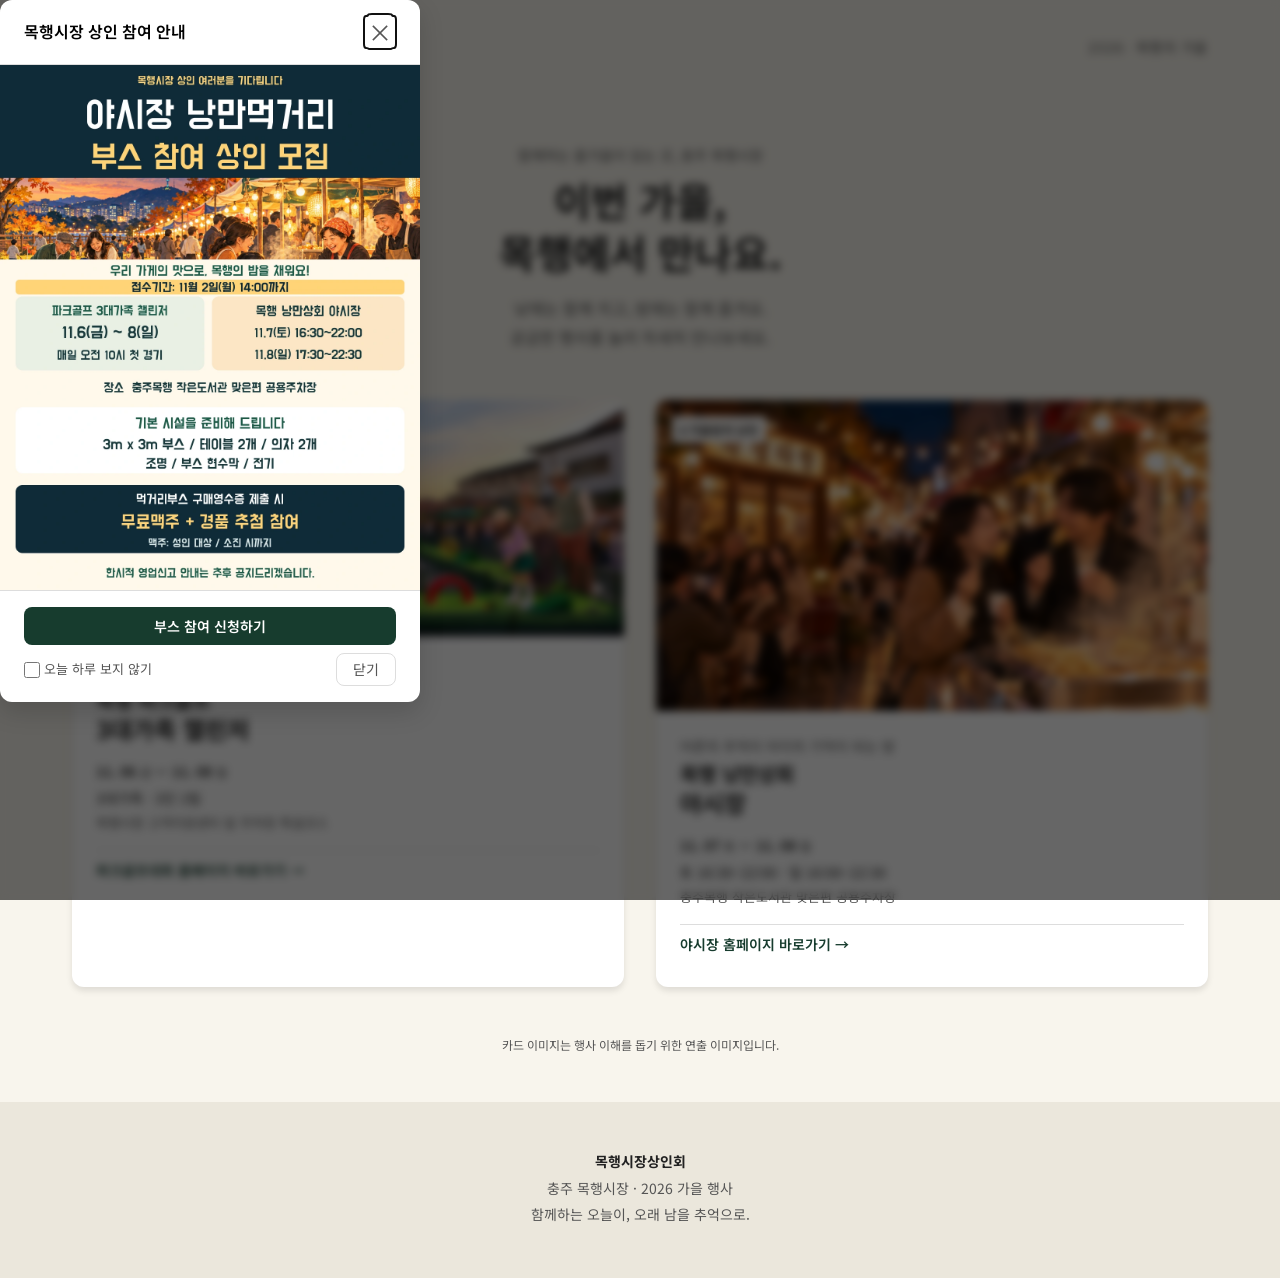
<file: index.html>
<!doctype html>
<html lang="ko">
<head>
  <meta charset="utf-8">
  <meta name="viewport" content="width=device-width, initial-scale=1">
  <meta name="theme-color" content="#f8f5ed">
  <title>이번 가을, 목행에서 만나요 | 목행시장</title>
  <meta name="description" content="2026년 11월, 충주 목행시장에서 파크골프 3대가족 챌린저와 낭만상회 야시장이 열립니다. 가족과 함께 웃음과 추억을 만드세요.">
  <link rel="canonical" href="https://mokhaeng.com/">
  <link rel="icon" href="assets/favicon.svg" type="image/svg+xml">
  
  <!-- Open Graph -->
  <meta property="og:type" content="website">
  <meta property="og:title" content="이번 가을, 목행에서 만나요 | 목행시장">
  <meta property="og:description" content="2026년 11월, 충주 목행시장에서 파크골프 3대가족 챌린저와 낭만상회 야시장이 열립니다.">
  <meta property="og:url" content="https://mokhaeng.com/">
  <meta property="og:image" content="https://mokhaeng.com/assets/market-night-odeng.png">
  <meta property="og:image:width" content="1200">
  <meta property="og:image:height" content="630">
  
  <link rel="stylesheet" href="common.css">
  <link rel="stylesheet" href="home.css">
  <link rel="stylesheet" href="booth-popup.css">
  <script defer src="home.js"></script>
  <script defer src="booth-popup.js"></script>
</head>
<body>
  <a class="skip-link" href="#events">행사 선택으로 바로가기</a>
  
  <header class="site-header wrap">
    <a class="brand" href="/" aria-label="목행시장 행사 메인">
      <img src="assets/mokhaeng-logo.png" alt="목행시장 MOKHAENG MARKET" width="190" height="48" fetchpriority="high">
    </a>
    <span class="header-label">2026 <span aria-hidden="true">·</span> 목행의 가을</span>
  </header>
  
  <main class="wrap" id="main">
    <section class="intro" aria-labelledby="page-title">
      <p class="eyebrow">함께하는 즐거움이 있는 곳, 충주 목행시장</p>
      <h1 id="page-title">이번 가을, <em>목행에서 만나요.</em></h1>
      <p class="intro-desc">낮에는 함께 치고, 밤에는 함께 즐겨요.<br>궁금한 행사를 눌러 자세히 만나보세요.</p>
    </section>
    
    <section class="event-grid" id="events" aria-label="목행시장 행사 홈페이지 선택">
      <!-- 파크골프 카드 -->
      <a class="event-card" href="/golf/">
        <div class="card-image">
          <img src="assets/park-golf-card.png" alt="미니 파크골프 코스에서 함께 경기하고 응원하는 3대가족 연출 이미지" width="800" height="400" fetchpriority="high">
          <span class="image-badge">⚑ 우리 가족의 한 라운드</span>
        </div>
        <div class="card-body">
          <p class="card-kicker">세대는 달라도, 우리는 한 팀</p>
          <h2 class="card-title">목행 파크골프 <span>3대가족 챌린저</span></h2>
          <div class="card-info">
            <p><strong>11. 06 <small>금</small> — 11. 08 <small>일</small></strong></p>
            <p>3대가족 · 3인 1팀</p>
            <p class="card-location">목행시장 고객지원센터 앞 주차장 특설코스</p>
          </div>
          <span class="card-cta">파크골프대회 홈페이지 바로가기 <span aria-hidden="true">→</span></span>
        </div>
      </a>
      
      <!-- 야시장 카드 -->
      <a class="event-card" href="/night-market.html">
        <div class="card-image">
          <img src="assets/market-night-odeng.png" alt="파티등이 켜진 야시장 골목에서 기념사진을 찍는 가족들과 먹거리 부스 앞 방문객들의 연출 이미지" width="800" height="400" fetchpriority="high">
          <span class="image-badge">☾ 가을밤의 낭만</span>
        </div>
        <div class="card-body">
          <p class="card-kicker">어른의 추억이 아이의 기억이 되는 밤</p>
          <h2 class="card-title">목행 낭만상회 <span>야시장</span></h2>
          <div class="card-info">
            <p><strong>11. 07 <small>토</small> — 11. 08 <small>일</small></strong></p>
            <p>토 16:30–22:00 · 일 16:00–22:30</p>
            <p class="card-location">충주목행 작은도서관 맞은편 공용주차장</p>
          </div>
          <span class="card-cta">야시장 홈페이지 바로가기 <span aria-hidden="true">→</span></span>
        </div>
      </a>
    </section>
    
    <p class="disclaimer">카드 이미지는 행사 이해를 돕기 위한 연출 이미지입니다.</p>
  </main>
  
  <footer class="site-footer">
    <p><strong>목행시장상인회</strong></p>
    <p>충주 목행시장 · 2026 가을 행사</p>
    <p>함께하는 오늘이, 오래 남을 추억으로.</p>
  </footer>
  
  <!-- 상인 모집 팝업 -->
  <dialog id="booth-popup" aria-labelledby="popup-title">
    <div class="popup-header">
      <h2 id="popup-title">목행시장 상인 참여 안내</h2>
      <button type="button" class="popup-close-x" data-popup-close aria-label="팝업 닫기">×</button>
    </div>
    <div class="popup-body">
      <a href="https://naver.me/5MvWZgbA" target="_blank" rel="noopener noreferrer" aria-label="먹거리부스 네이버폼 참여 신청 (새 창)">
        <img src="assets/booth-recruitment-v4.webp" width="1080" height="1350" alt="목행시장 상인 대상 야시장 먹거리부스 모집. 접수기간: 11월 2일(월) 14:00까지. 행사일시: 11월 7일 16:30~22:00, 8일 16:00~22:30. 장소: 충주목행 작은도서관 맞은편 공용주차장. 제공: 3m×3m 부스, 테이블 2개, 의자 2개, 조명, 부스 현수막, 전기. 이미지를 누르면 네이버폼 신청으로 연결됩니다." loading="lazy">
      </a>
    </div>
    <div class="popup-footer">
      <a href="https://naver.me/5MvWZgbA" target="_blank" rel="noopener noreferrer" class="popup-cta" aria-label="부스 참여 신청하기 (새 창)">부스 참여 신청하기</a>
      <div class="popup-actions">
        <label class="popup-checkbox">
          <input type="checkbox" id="popup-hide-today">
          <span>오늘 하루 보지 않기</span>
        </label>
        <button type="button" class="popup-close-btn" data-popup-close>닫기</button>
      </div>
    </div>
  </dialog>
</body>
</html>
</file>
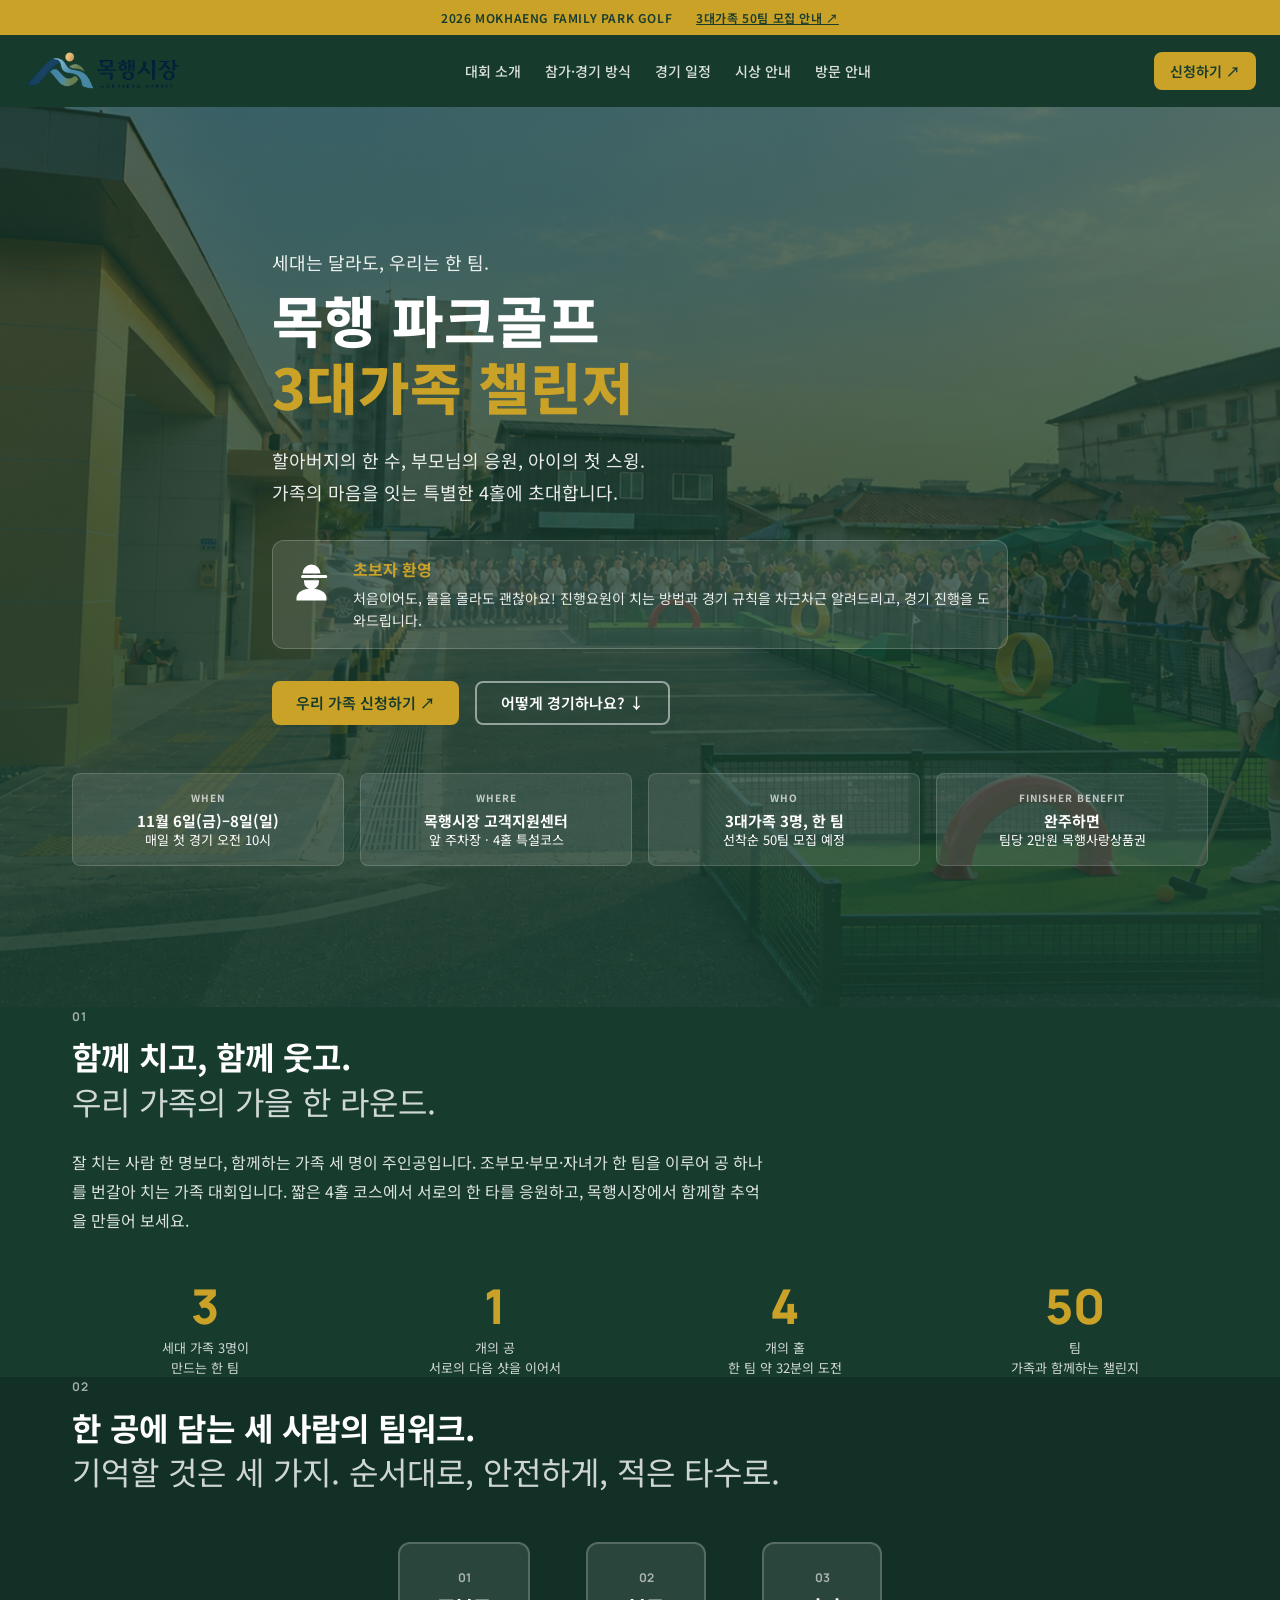
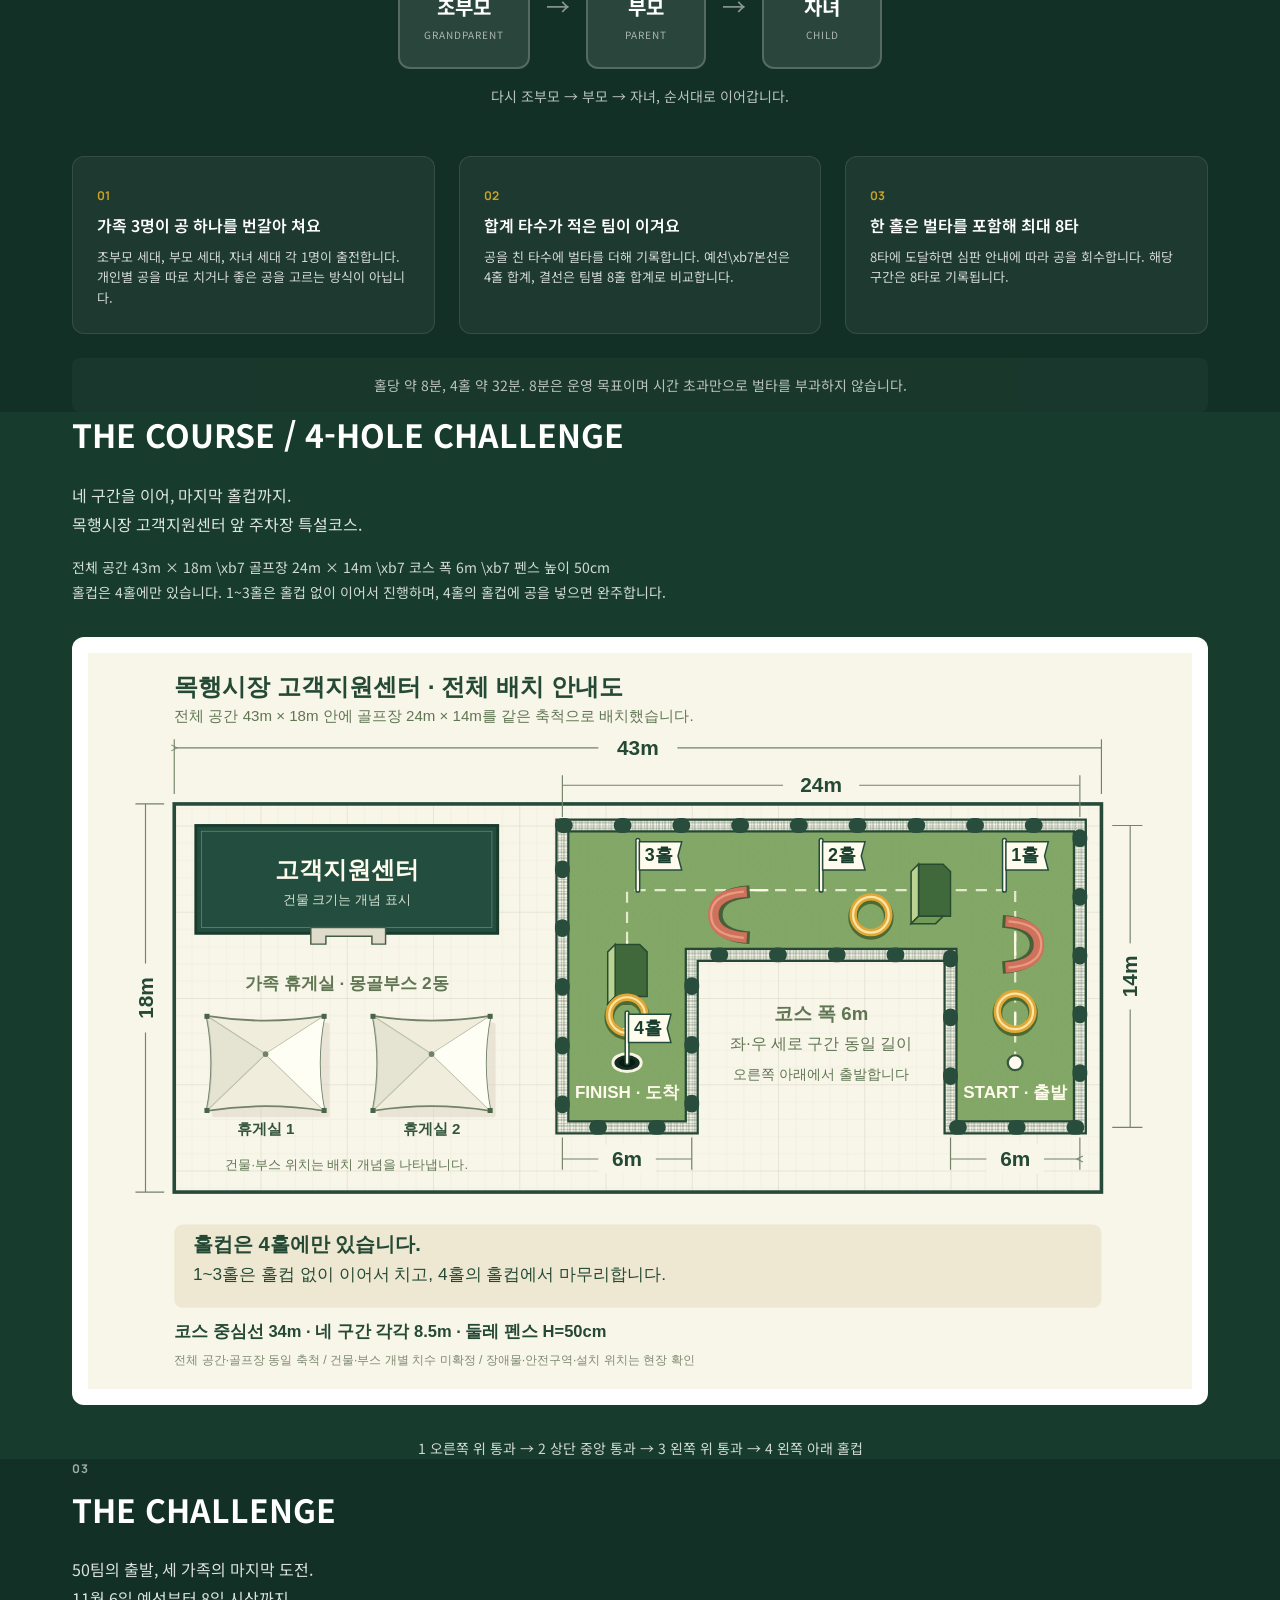
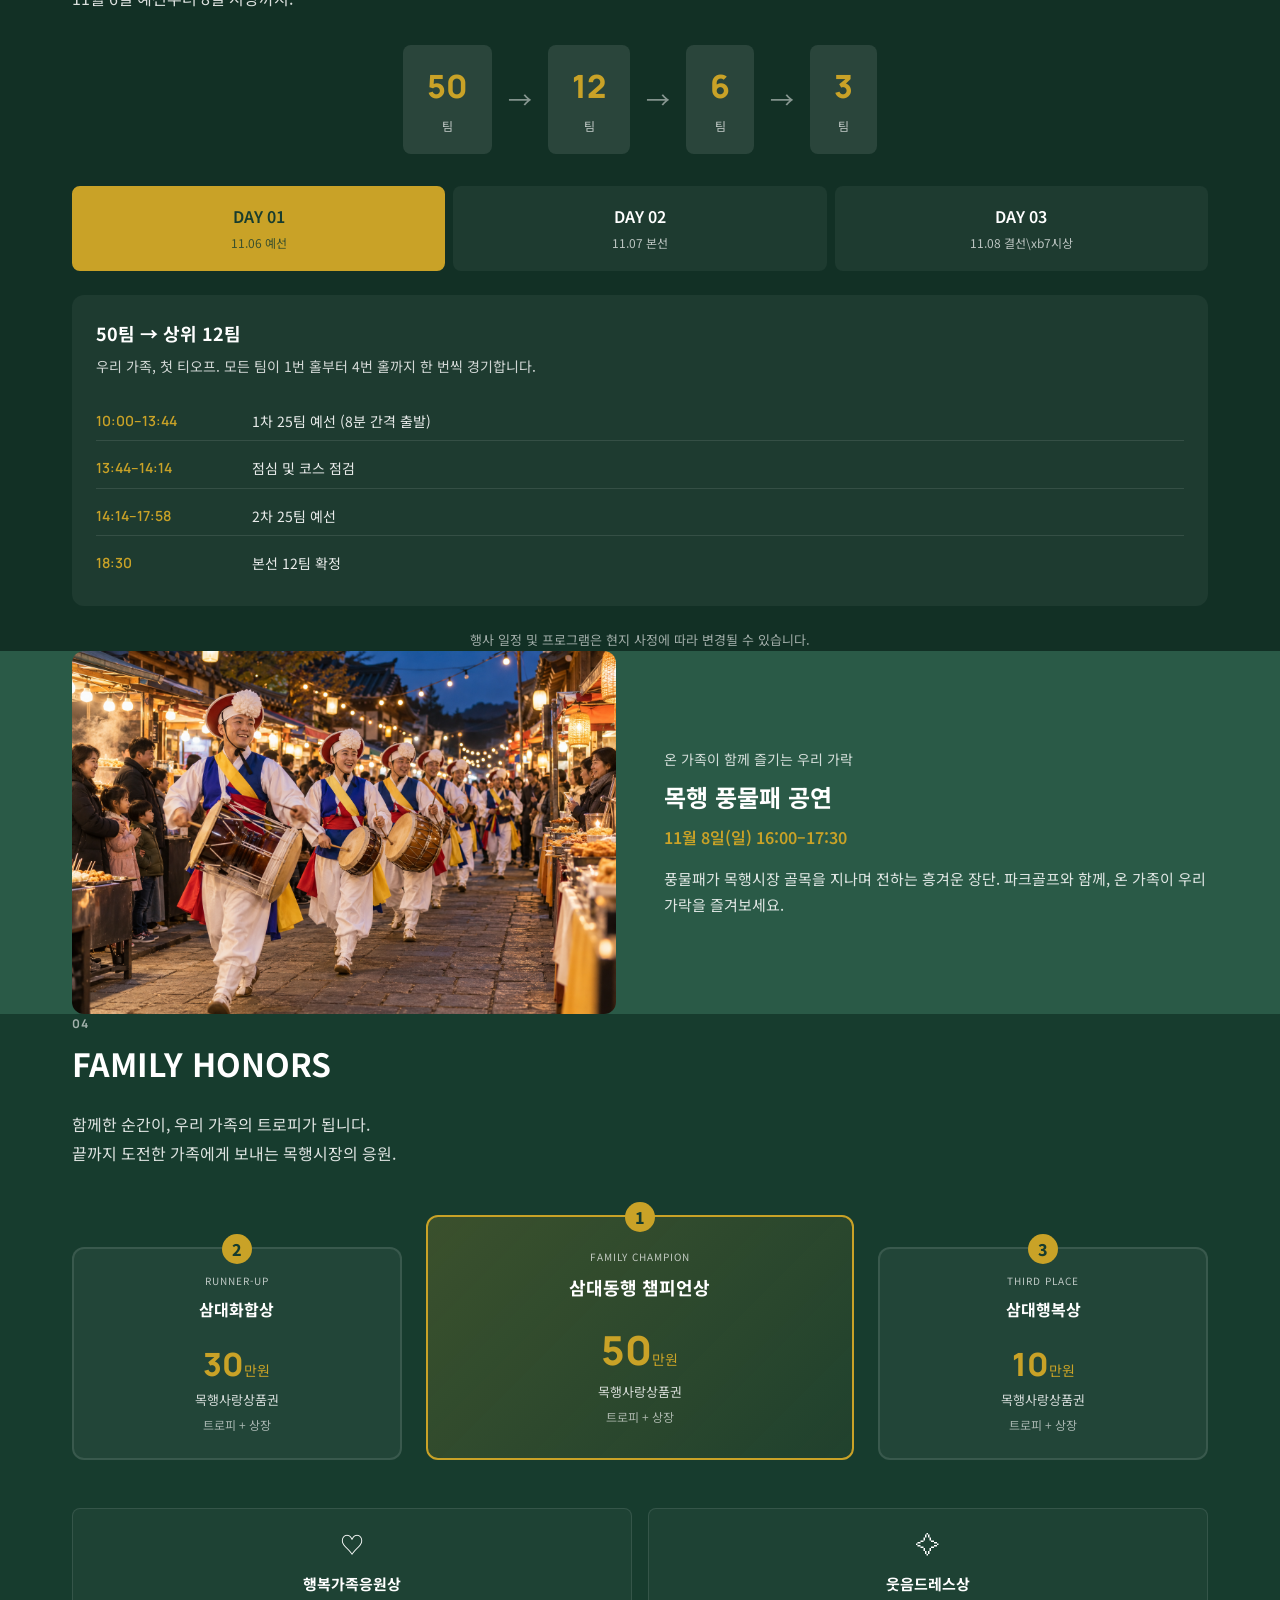
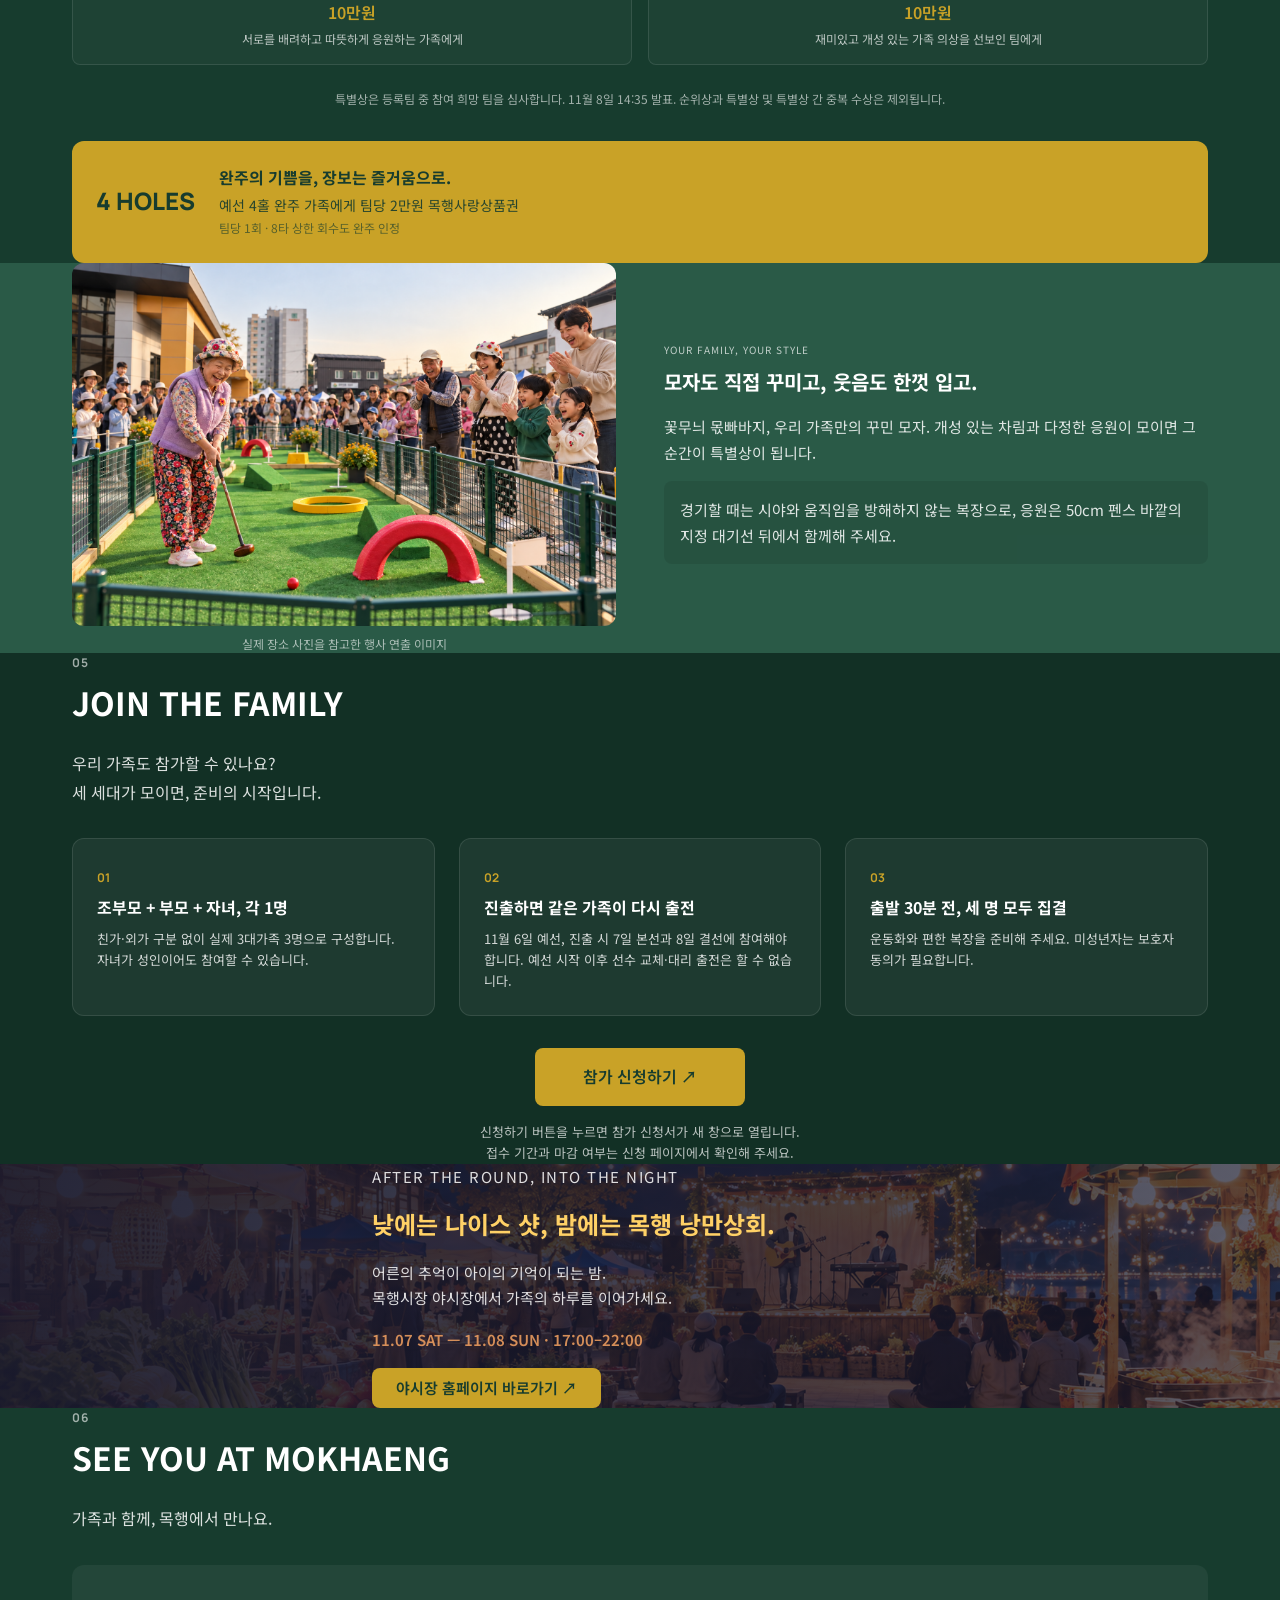
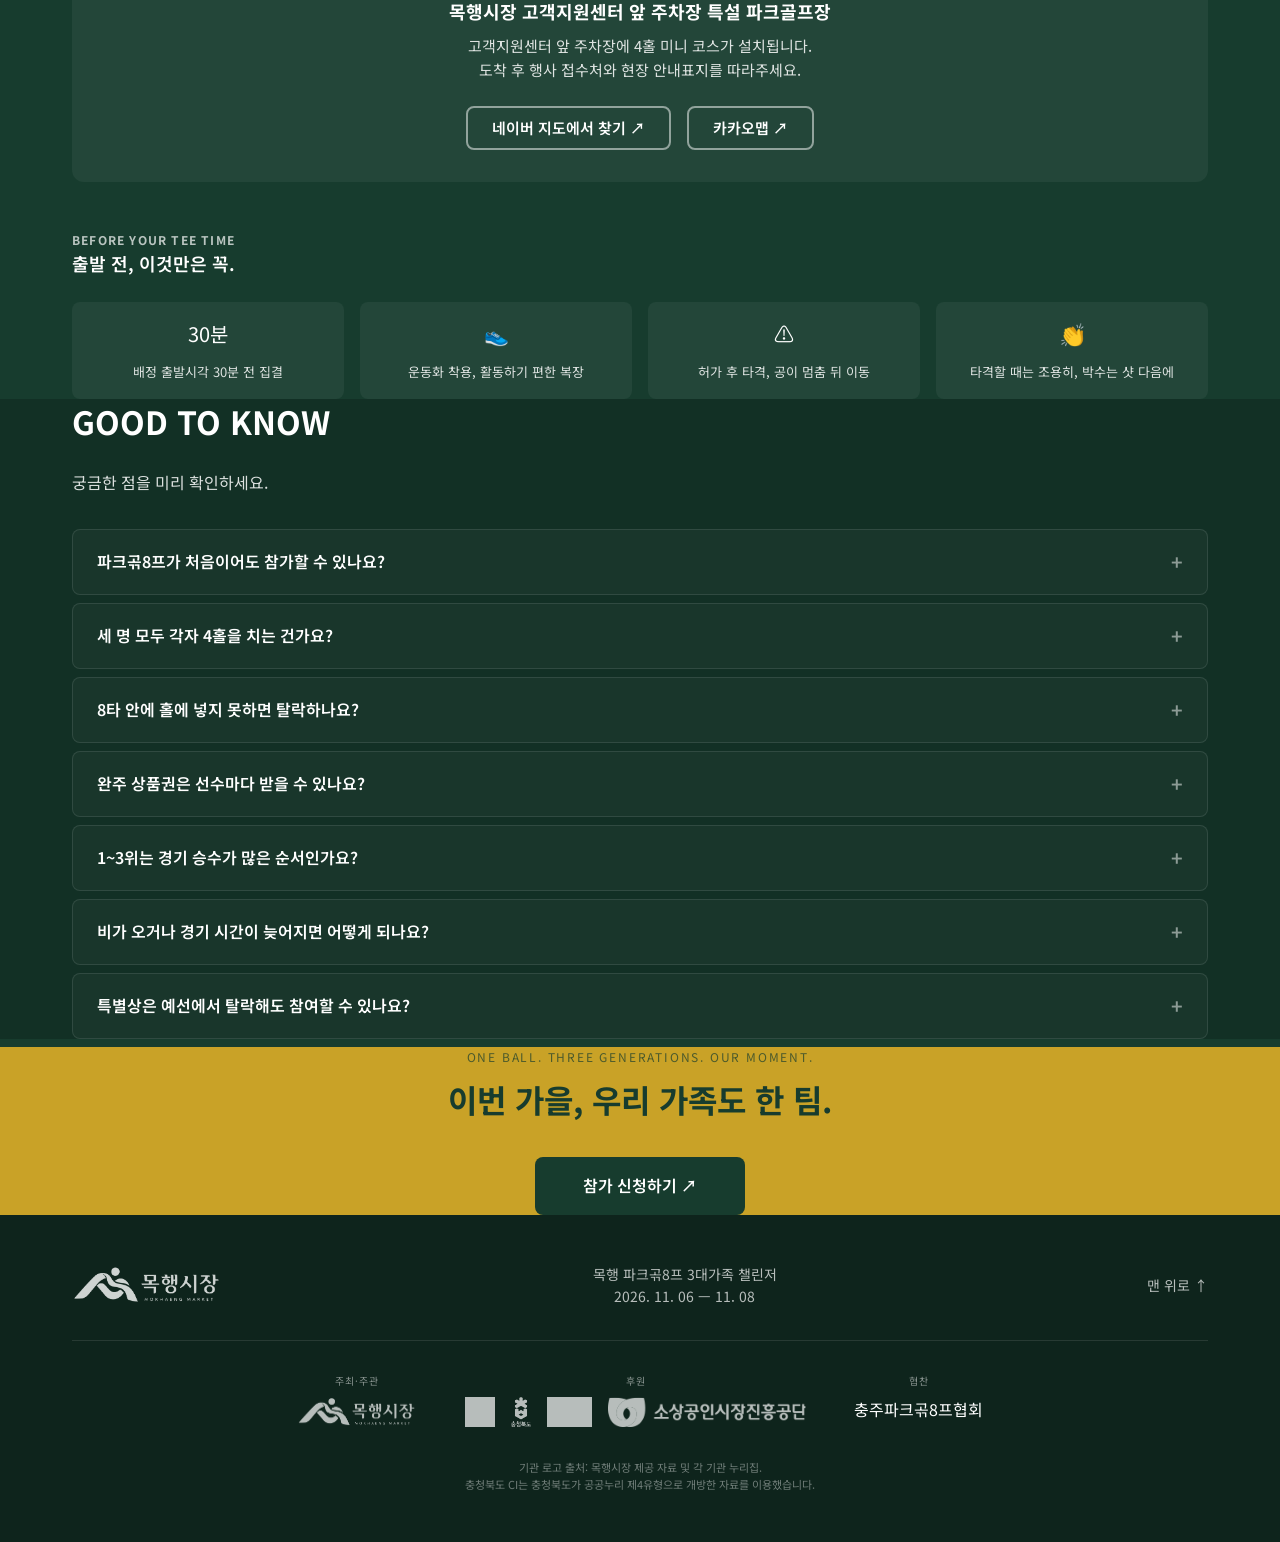
<file: golf/index.html>
<!doctype html>
<html lang="ko">
<head>
  <meta charset="utf-8">
  <meta name="viewport" content="width=device-width, initial-scale=1">
  <meta name="theme-color" content="#173c2e">
  <title>목행 파크골프 3대가족 챌린저 | 2026. 11. 6–8</title>
  <meta name="description" content="세대는 달라도, 우리는 한 팀. 11월 6~8일 목행시장에서 열리는 3대가족 파크골프 챌린저의 참가방법, 경기일정, 규칙과 시상을 확인하세요.">
  <link rel="canonical" href="https://mokhaeng.com/golf/">
  <link rel="icon" href="../assets/favicon.svg" type="image/svg+xml">
  
  <!-- Open Graph -->
  <meta property="og:type" content="website">
  <meta property="og:title" content="목행 파크골프 3대가족 챌린저 | 2026. 11. 6–8">
  <meta property="og:description" content="세대는 달라도, 우리는 한 팀. 11월 6~8일 목행시장에서 열리는 3대가족 파크골프 챌린저.">
  <meta property="og:url" content="https://mokhaeng.com/golf/">
  <meta property="og:image" content="https://mokhaeng.com/assets/hero.png">
  <meta property="og:image:width" content="1200">
  <meta property="og:image:height" content="630">
  
  <link rel="stylesheet" href="../common.css">
  <link rel="stylesheet" href="styles.css">
  <script defer src="app.js"></script>
</head>
<body>
  <a class="skip-link" href="#main">본문으로 바로가기</a>
  
  <!-- 공지띠 -->
  <div class="announcement">
    <span>2026 MOKHAENG FAMILY PARK GOLF</span>
    <a href="#join">3대가족 50팀 모집 안내 <span aria-hidden="true">↗</span></a>
  </div>
  
  <!-- 헤더 -->
  <header class="header">
    <a class="brand" href="/" aria-label="목행시장 홈페이지 처음으로">
      <img src="../assets/mokhaeng-logo.png" alt="목행시장 MOKHAENG MARKET" width="190" height="48" fetchpriority="high">
    </a>
    <nav aria-label="주요 메뉴" id="navigation">
      <a href="#about">대회 소개</a>
      <a href="#play">참가·경기 방식</a>
      <a href="#schedule">경기 일정</a>
      <a href="#awards">시상 안내</a>
      <a href="#visit">방문 안내</a>
    </nav>
    <a class="header-cta" href="https://naver.me/F93F16Lf" target="_blank" rel="noopener noreferrer" aria-label="신청하기 (새 창)">신청하기 <span aria-hidden="true">↗</span></a>
    <button class="menu-btn" aria-label="메뉴 열기" aria-controls="navigation" aria-expanded="false">
      <span></span><span></span><span></span>
    </button>
  </header>
  
  <main id="main">
    <!-- 히어로 -->
    <section class="hero" aria-labelledby="hero-title">
      <img class="hero-bg" src="../assets/hero.png" fetchpriority="high" alt="" width="1920" height="1080" fetchpriority="high">
      <div class="hero-overlay"></div>
      <div class="hero-content wrap">
        <p class="hero-kicker">세대는 달라도, 우리는 한 팀.</p>
        <h1 id="hero-title">목행 파크골프<br><span>3대가족 챌린저</span></h1>
        <p class="hero-desc">할아버지의 한 수, 부모님의 응원, 아이의 첫 스윙.<br>가족의 마음을 잇는 특별한 4홀에 초대합니다.</p>
        
        <!-- 초보자 안내 박스 -->
        <div class="beginner-box">
          <img src="../assets/golf-staff.svg" alt="" width="48" height="48" aria-hidden="true" loading="lazy">
          <div>
            <strong>초보자 환영</strong>
            <p>처음이어도, 룰을 몰라도 괜찮아요! 진행요원이 치는 방법과 경기 규칙을 차근차근 알려드리고, 경기 진행을 도와드립니다.</p>
          </div>
        </div>
        
        <!-- 버튼 -->
        <div class="hero-buttons">
          <a href="https://naver.me/F93F16Lf" target="_blank" rel="noopener noreferrer" class="btn btn-primary" aria-label="참가 신청하기 (새 창)">우리 가족 신청하기 <span aria-hidden="true">↗</span></a>
          <a href="#play" class="btn btn-outline">어떻게 경기하나요? <span aria-hidden="true">↓</span></a>
        </div>
      </div>
      
      <!-- 요약 카드 -->
      <div class="summary-cards wrap">
        <div class="summary-card">
          <span class="summary-label">WHEN</span>
          <p><strong>11월 6일(금)–8일(일)</strong></p>
          <p>매일 첫 경기 오전 10시</p>
        </div>
        <div class="summary-card">
          <span class="summary-label">WHERE</span>
          <p><strong>목행시장 고객지원센터</strong></p>
          <p>앞 주차장 · 4홀 특설코스</p>
        </div>
        <div class="summary-card">
          <span class="summary-label">WHO</span>
          <p><strong>3대가족 3명, 한 팀</strong></p>
          <p>선착순 50팀 모집 예정</p>
        </div>
        <div class="summary-card">
          <span class="summary-label">FINISHER BENEFIT</span>
          <p><strong>완주하면</strong></p>
          <p>팀당 2만원 목행사랑상품권</p>
        </div>
      </div>
    </section>
    
    <!-- 01 소개 -->
    <section class="section" id="about" aria-labelledby="about-title">
      <div class="wrap">
        <span class="section-num">01</span>
        <h2 id="about-title">함께 치고, 함께 웃고.<br><em>우리 가족의 가을 한 라운드.</em></h2>
        <p class="section-desc">잘 치는 사람 한 명보다, 함께하는 가족 세 명이 주인공입니다. 조부모·부모·자녀가 한 팀을 이루어 공 하나를 번갈아 치는 가족 대회입니다. 짧은 4홀 코스에서 서로의 한 타를 응원하고, 목행시장에서 함께할 추억을 만들어 보세요.</p>
        
        <div class="stats-grid">
          <div class="stat-item">
            <span class="stat-num">3</span>
            <span class="stat-label">세대 가족 3명이<br>만드는 한 팀</span>
          </div>
          <div class="stat-item">
            <span class="stat-num">1</span>
            <span class="stat-label">개의 공<br>서로의 다음 샷을 이어서</span>
          </div>
          <div class="stat-item">
            <span class="stat-num">4</span>
            <span class="stat-label">개의 홀<br>한 팀 약 32분의 도전</span>
          </div>
          <div class="stat-item">
            <span class="stat-num">50</span>
            <span class="stat-label">팀<br>가족과 함께하는 챌린지</span>
          </div>
        </div>
      </div>
    </section>
    
    <!-- 02 HOW WE PLAY -->
    <section class="section section-dark" id="play" aria-labelledby="play-title">
      <div class="wrap">
        <span class="section-num">02</span>
        <h2 id="play-title">한 공에 담는 세 사람의 팀워크.<br><em>기억할 것은 세 가지. 순서대로, 안전하게, 적은 타수로.</em></h2>
        
        <!-- 릴레이 그림 -->
        <div class="relay-diagram">
          <div class="relay-step">
            <span class="relay-num">01</span>
            <span class="relay-role">조부모</span>
            <span class="relay-label">GRANDPARENT</span>
          </div>
          <span class="relay-arrow" aria-hidden="true">→</span>
          <div class="relay-step">
            <span class="relay-num">02</span>
            <span class="relay-role">부모</span>
            <span class="relay-label">PARENT</span>
          </div>
          <span class="relay-arrow" aria-hidden="true">→</span>
          <div class="relay-step">
            <span class="relay-num">03</span>
            <span class="relay-role">자녀</span>
            <span class="relay-label">CHILD</span>
          </div>
        </div>
        <p class="relay-note">다시 조부모 → 부모 → 자녀, 순서대로 이어갑니다.</p>
        
        <!-- 규칙 3개 카드 -->
        <div class="rules-grid">
          <div class="rule-card">
            <span class="rule-num">01</span>
            <h3>가족 3명이 공 하나를 번갈아 쳐요</h3>
            <p>조부모 세대, 부모 세대, 자녀 세대 각 1명이 출전합니다. 개인별 공을 따로 치거나 좋은 공을 고르는 방식이 아닙니다.</p>
          </div>
          <div class="rule-card">
            <span class="rule-num">02</span>
            <h3>합계 타수가 적은 팀이 이겨요</h3>
            <p>공을 친 타수에 벌타를 더해 기록합니다. 예선\xb7본선은 4홀 합계, 결선은 팀별 8홀 합계로 비교합니다.</p>
          </div>
          <div class="rule-card">
            <span class="rule-num">03</span>
            <h3>한 홀은 벌타를 포함해 최대 8타</h3>
            <p>8타에 도달하면 심판 안내에 따라 공을 회수합니다. 해당 구간은 8타로 기록됩니다.</p>
          </div>
        </div>
        <p class="time-note">홀당 약 8분, 4홀 약 32분. 8분은 운영 목표이며 시간 초과만으로 벌타를 부과하지 않습니다.</p>
      </div>
    </section>
    
    <!-- 코스 배치도 -->
    <section class="section" aria-labelledby="course-title">
      <div class="wrap">
        <h2 id="course-title">THE COURSE / 4-HOLE CHALLENGE</h2>
        <p class="section-desc">네 구간을 이어, 마지막 홀컵까지.<br>목행시장 고객지원센터 앞 주차장 특설코스.</p>
        <p class="course-spec">전체 공간 43m × 18m \xb7 골프장 24m × 14m \xb7 코스 폭 6m \xb7 펜스 높이 50cm<br>홀컵은 4홀에만 있습니다. 1~3홀은 홀컵 없이 이어서 진행하며, 4홀의 홀컵에 공을 넣으면 완주합니다.</p>
        <div class="course-image">
          <img src="../assets/course-plan.svg" alt="4홀 코스 배치도. 1번 오른쪽 위 통과, 2번 상단 중앙 통과, 3번 왼쪽 위 통과, 4번 왼쪽 아래 홀컵" width="800" height="400" loading="lazy">
        </div>
        <p class="course-route">1 오른쪽 위 통과 → 2 상단 중앙 통과 → 3 왼쪽 위 통과 → 4 왼쪽 아래 홀컵</p>
      </div>
    </section>
    
    <!-- 03 THE CHALLENGE -->
    <section class="section section-dark" id="schedule" aria-labelledby="schedule-title">
      <div class="wrap">
        <span class="section-num">03</span>
        <h2 id="schedule-title">THE CHALLENGE</h2>
        <p class="section-desc">50팀의 출발, 세 가족의 마지막 도전.<br>11월 6일 예선부터 8일 시상까지.</p>
        
        <!-- 토너먼트 흐름도 -->
        <div class="bracket-flow">
          <div class="bracket-step">
            <span class="bracket-num">50</span>
            <span class="bracket-label">팀</span>
          </div>
          <span class="bracket-arrow" aria-hidden="true">→</span>
          <div class="bracket-step">
            <span class="bracket-num">12</span>
            <span class="bracket-label">팀</span>
          </div>
          <span class="bracket-arrow" aria-hidden="true">→</span>
          <div class="bracket-step">
            <span class="bracket-num">6</span>
            <span class="bracket-label">팀</span>
          </div>
          <span class="bracket-arrow" aria-hidden="true">→</span>
          <div class="bracket-step">
            <span class="bracket-num">3</span>
            <span class="bracket-label">팀</span>
          </div>
        </div>
        
        <!-- 3일 탭 -->
        <div class="day-tabs" role="tablist">
          <button role="tab" aria-selected="true" aria-controls="day1-panel" id="day1-tab" class="day-tab active">DAY 01<br><small>11.06 예선</small></button>
          <button role="tab" aria-selected="false" aria-controls="day2-panel" id="day2-tab" class="day-tab">DAY 02<br><small>11.07 본선</small></button>
          <button role="tab" aria-selected="false" aria-controls="day3-panel" id="day3-tab" class="day-tab">DAY 03<br><small>11.08 결선\xb7시상</small></button>
        </div>
        
        <!-- DAY 1 -->
        <div role="tabpanel" id="day1-panel" aria-labelledby="day1-tab" class="day-panel active">
          <h3>50팀 → 상위 12팀</h3>
          <p>우리 가족, 첫 티오프. 모든 팀이 1번 홀부터 4번 홀까지 한 번씩 경기합니다.</p>
          <div class="timeline">
            <div class="timeline-item">
              <span class="timeline-time">10:00–13:44</span>
              <span class="timeline-desc">1차 25팀 예선 (8분 간격 출발)</span>
            </div>
            <div class="timeline-item">
              <span class="timeline-time">13:44–14:14</span>
              <span class="timeline-desc">점심 및 코스 점검</span>
            </div>
            <div class="timeline-item">
              <span class="timeline-time">14:14–17:58</span>
              <span class="timeline-desc">2차 25팀 예선</span>
            </div>
            <div class="timeline-item">
              <span class="timeline-time">18:30</span>
              <span class="timeline-desc">본선 12팀 확정</span>
            </div>
          </div>
        </div>
        
        <!-- DAY 2 -->
        <div role="tabpanel" id="day2-panel" aria-labelledby="day2-tab" class="day-panel" hidden>
          <h3>12팀 → 6팀 → 3팀</h3>
          <p>가족의 호흡으로, 한 단계 더. 두 팀이 4홀씩 경기한 뒤 합계 타수를 비교합니다.</p>
          <div class="timeline">
            <div class="timeline-item">
              <span class="timeline-time">10:00–12:18</span>
              <span class="timeline-desc">본선 1차 M1–M3</span>
            </div>
            <div class="timeline-item">
              <span class="timeline-time">12:18–12:48</span>
              <span class="timeline-desc">점심 및 코스 점검</span>
            </div>
            <div class="timeline-item">
              <span class="timeline-time">12:48–15:06</span>
              <span class="timeline-desc">본선 1차 M4–M6</span>
            </div>
            <div class="timeline-item">
              <span class="timeline-time">15:06–17:24</span>
              <span class="timeline-desc">본선 2차 M7–M9</span>
            </div>
            <div class="timeline-item">
              <span class="timeline-time">18:00</span>
              <span class="timeline-desc">결선 진출 3팀 확정</span>
            </div>
          </div>
        </div>
        
        <!-- DAY 3 -->
        <div role="tabpanel" id="day3-panel" aria-labelledby="day3-tab" class="day-panel" hidden>
          <h3>3팀 교차 경기 \xb7 팀별 8홀</h3>
          <p>마지막 한 타까지, 함께. A–B, B–C, C–A 순서로 4홀씩 교차 경기합니다.</p>
          <div class="timeline">
            <div class="timeline-item">
              <span class="timeline-time">09:30</span>
              <span class="timeline-desc">결선 3팀 집결</span>
            </div>
            <div class="timeline-item">
              <span class="timeline-time">10:00 / 11:00 / 12:00</span>
              <span class="timeline-desc">A–B / B–C / C–A 경기</span>
            </div>
            <div class="timeline-item">
              <span class="timeline-time">12:40–14:35</span>
              <span class="timeline-desc">집계 \xb7 연장 \xb7 결과 확정</span>
            </div>
            <div class="timeline-item">
              <span class="timeline-time">15:30–16:00</span>
              <span class="timeline-desc">시상식 및 기념촬영</span>
            </div>
          </div>
        </div>
        
        <p class="schedule-note">행사 일정 및 프로그램은 현지 사정에 따라 변경될 수 있습니다.</p>
      </div>
    </section>
    
    <!-- 풍물패 공연 -->
    <section class="section pungmul-section">
      <div class="wrap pungmul-wrap">
        <div class="pungmul-image">
          <img src="../assets/performance-pungmul.png" alt="목행 풍물패가 장구와 북, 꺽과리를 연주하며 시장 골목을 행진하는 모습" width="600" height="400" loading="lazy">
        </div>
        <div class="pungmul-content">
          <p class="pungmul-kicker">온 가족이 함께 즐기는 우리 가락</p>
          <h3>목행 풍물패 공연</h3>
          <p class="pungmul-date">11월 8일(일) 16:00–17:30</p>
          <p>풍물패가 목행시장 골목을 지나며 전하는 흥겨운 장단. 파크골프와 함께, 온 가족이 우리 가락을 즐겨보세요.</p>
        </div>
      </div>
    </section>
    
    <!-- 04 FAMILY HONORS 시상 -->
    <section class="section" id="awards" aria-labelledby="awards-title">
      <div class="wrap">
        <span class="section-num">04</span>
        <h2 id="awards-title">FAMILY HONORS</h2>
        <p class="section-desc">함께한 순간이, 우리 가족의 트로피가 됩니다.<br>끝까지 도전한 가족에게 보내는 목행시장의 응원.</p>
        
        <!-- 시상 카드 -->
        <div class="awards-grid">
          <div class="award-card award-2">
            <span class="award-rank">2</span>
            <span class="award-badge">RUNNER-UP</span>
            <h3>삼대화합상</h3>
            <p class="award-prize">30<small>만원</small></p>
            <p class="award-type">목행사랑상품권</p>
            <p class="award-extras">트로피 + 상장</p>
          </div>
          <div class="award-card award-1">
            <span class="award-rank">1</span>
            <span class="award-badge">FAMILY CHAMPION</span>
            <h3>삼대동행 챔피언상</h3>
            <p class="award-prize">50<small>만원</small></p>
            <p class="award-type">목행사랑상품권</p>
            <p class="award-extras">트로피 + 상장</p>
          </div>
          <div class="award-card award-3">
            <span class="award-rank">3</span>
            <span class="award-badge">THIRD PLACE</span>
            <h3>삼대행복상</h3>
            <p class="award-prize">10<small>만원</small></p>
            <p class="award-type">목행사랑상품권</p>
            <p class="award-extras">트로피 + 상장</p>
          </div>
        </div>
        
        <!-- 특별상 -->
        <div class="special-awards">
          <div class="special-award">
            <span class="special-icon" aria-hidden="true">♡</span>
            <h4>행복가족응원상</h4>
            <p>10만원</p>
            <p class="special-desc">서로를 배려하고 따뜻하게 응원하는 가족에게</p>
          </div>
          <div class="special-award">
            <span class="special-icon" aria-hidden="true">✧</span>
            <h4>웃음드레스상</h4>
            <p>10만원</p>
            <p class="special-desc">재미있고 개성 있는 가족 의상을 선보인 팀에게</p>
          </div>
        </div>
        
        <p class="awards-note">특별상은 등록팀 중 참여 희망 팀을 심사합니다. 11월 8일 14:35 발표. 순위상과 특별상 및 특별상 간 중복 수상은 제외됩니다.</p>
        
        <!-- 완주 혜택 -->
        <div class="finisher-box">
          <span class="finisher-badge">4 HOLES</span>
          <div>
            <h4>완주의 기쁨을, 장보는 즐거움으로.</h4>
            <p>예선 4홀 완주 가족에게 팀당 2만원 목행사랑상품권<br><small>팀당 1회 · 8타 상한 회수도 완주 인정</small></p>
          </div>
        </div>
      </div>
    </section>
    
    <!-- 가족 응원 이미지 -->
    <section class="section cheer-section">
      <div class="wrap cheer-wrap">
        <div class="cheer-image">
          <img src="../assets/family-cheer.png" alt="고객지원센터 앞 미니 파크골프 코스에서 꽃무늬 몫빠바지와 꾸민 모자를 쓴 할머니가 경기하고, 가족들이 안전선 밖에서 응원하는 연출 장면" width="600" height="400" loading="lazy">
          <p class="cheer-caption">실제 장소 사진을 참고한 행사 연출 이미지</p>
        </div>
        <div class="cheer-content">
          <span class="cheer-tag">YOUR FAMILY, YOUR STYLE</span>
          <h3>모자도 직접 꾸미고, 웃음도 한껏 입고.</h3>
          <p>꽃무늬 몫빠바지, 우리 가족만의 꾸민 모자. 개성 있는 차림과 다정한 응원이 모이면 그 순간이 특별상이 됩니다.</p>
          <p class="cheer-note">경기할 때는 시야와 움직임을 방해하지 않는 복장으로, 응원은 50cm 펜스 바깥의 지정 대기선 뒤에서 함께해 주세요.</p>
        </div>
      </div>
    </section>
    
    <!-- 05 JOIN THE FAMILY 참가 안내 -->
    <section class="section section-dark" id="join" aria-labelledby="join-title">
      <div class="wrap">
        <span class="section-num">05</span>
        <h2 id="join-title">JOIN THE FAMILY</h2>
        <p class="section-desc">우리 가족도 참가할 수 있나요?<br>세 세대가 모이면, 준비의 시작입니다.</p>
        
        <div class="join-grid">
          <div class="join-card">
            <span class="join-num">01</span>
            <h3>조부모 + 부모 + 자녀, 각 1명</h3>
            <p>친가·외가 구분 없이 실제 3대가족 3명으로 구성합니다. 자녀가 성인이어도 참여할 수 있습니다.</p>
          </div>
          <div class="join-card">
            <span class="join-num">02</span>
            <h3>진출하면 같은 가족이 다시 출전</h3>
            <p>11월 6일 예선, 진출 시 7일 본선과 8일 결선에 참여해야 합니다. 예선 시작 이후 선수 교체·대리 출전은 할 수 없습니다.</p>
          </div>
          <div class="join-card">
            <span class="join-num">03</span>
            <h3>출발 30분 전, 세 명 모두 집결</h3>
            <p>운동화와 편한 복장을 준비해 주세요. 미성년자는 보호자 동의가 필요합니다.</p>
          </div>
        </div>
        
        <div class="join-cta">
          <a href="https://naver.me/F93F16Lf" target="_blank" rel="noopener noreferrer" class="btn btn-primary btn-lg" aria-label="참가 신청하기 (새 창)">참가 신청하기 <span aria-hidden="true">↗</span></a>
          <p>신청하기 버튼을 누르면 참가 신청서가 새 창으로 열립니다.<br>접수 기간과 마감 여부는 신청 페이지에서 확인해 주세요.</p>
        </div>
      </div>
    </section>
    
    <!-- 야시장 안내 배너 -->
    <section class="night-banner">
      <img src="../assets/night-market-main.png" alt="야시장 홈페이지의 메인 연출 이미지. 달빛과 전구 아래 공연과 먹거리를 즐기는 가족들" width="1200" height="400" loading="lazy" class="night-banner-bg">
      <div class="night-banner-overlay"></div>
      <div class="night-banner-content wrap">
        <p class="night-banner-tag">AFTER THE ROUND, INTO THE NIGHT</p>
        <h3>낮에는 나이스 샷, 밤에는 목행 낭만상회.</h3>
        <p>어른의 추억이 아이의 기억이 되는 밤.<br>목행시장 야시장에서 가족의 하루를 이어가세요.</p>
        <p class="night-banner-date">11.07 SAT — 11.08 SUN · 17:00–22:00</p>
        <a href="/night-market.html" class="btn btn-primary">야시장 홈페이지 바로가기 <span aria-hidden="true">↗</span></a>
      </div>
    </section>
    
    <!-- 06 방문 안내 -->
    <section class="section" id="visit" aria-labelledby="visit-title">
      <div class="wrap">
        <span class="section-num">06</span>
        <h2 id="visit-title">SEE YOU AT MOKHAENG</h2>
        <p class="section-desc">가족과 함께, 목행에서 만나요.</p>
        
        <div class="visit-info">
          <h3>목행시장 고객지원센터 앞 주차장 특설 파크골프장</h3>
          <p>고객지원센터 앞 주차장에 4홀 미니 코스가 설치됩니다.<br>도착 후 행사 접수처와 현장 안내표지를 따라주세요.</p>
          <div class="map-buttons">
            <a href="https://map.naver.com/p/search/충주%20목행시장" target="_blank" rel="noopener noreferrer" class="btn btn-outline">네이버 지도에서 찾기 <span aria-hidden="true">↗</span></a>
            <a href="https://map.kakao.com/?q=충주%20목행시장" target="_blank" rel="noopener noreferrer" class="btn btn-outline">카카오맵 <span aria-hidden="true">↗</span></a>
          </div>
        </div>
        
        <div class="before-visit">
          <h4>BEFORE YOUR TEE TIME</h4>
          <p class="before-subtitle">출발 전, 이것만은 꼭.</p>
          <div class="checklist">
            <div class="check-item">
              <span class="check-icon">30분</span>
              <span>배정 출발시각 30분 전 집결</span>
            </div>
            <div class="check-item">
              <span class="check-icon">👟</span>
              <span>운동화 착용, 활동하기 편한 복장</span>
            </div>
            <div class="check-item">
              <span class="check-icon">⚠</span>
              <span>허가 후 타격, 공이 멈춤 뒤 이동</span>
            </div>
            <div class="check-item">
              <span class="check-icon">👏</span>
              <span>타격할 때는 조용히, 박수는 샷 다음에</span>
            </div>
          </div>
        </div>
      </div>
    </section>
    
    <!-- FAQ -->
    <section class="section section-dark" aria-labelledby="faq-title">
      <div class="wrap">
        <h2 id="faq-title">GOOD TO KNOW</h2>
        <p class="section-desc">궁금한 점을 미리 확인하세요.</p>
        
        <div class="faq-list">
          <details class="faq-item">
            <summary>파크곢8프가 처음이어도 참가할 수 있나요?</summary>
            <p>가족과 함께 즐기는 미니 대회로, 초보자도 경기방식을 익혀 도전할 수 있습니다. 출발 전 안전교육과 규칙 안내를 진행합니다.</p>
          </details>
          <details class="faq-item">
            <summary>세 명 모두 각자 4홀을 치는 건가요?</summary>
            <p>아닙니다. 한 팀이 공 하나를 조부모→부모→자녀 순서로 번갈아 칩니다. 팀의 4홀 합계 기록 하나를 제출합니다.</p>
          </details>
          <details class="faq-item">
            <summary>8타 안에 홀에 넣지 못하면 탈락하나요?</summary>
            <p>탈락하지 않습니다. 실제 타수와 벌타의 합이 8타에 도달하면 심판 지시로 공을 회수하고 8타로 기록합니다. 해당 홀은 완료로 인정되며, 4홀을 모두 이 방식으로 마쳐도 완주 혜택 대상입니다.</p>
          </details>
          <details class="faq-item">
            <summary>완주 상품권은 선수마다 받을 수 있나요?</summary>
            <p>선수 개인이 아닌 가족 한 팀에 2만원을 1회 지급합니다. 예선 4홀을 모두 완료해야 하며, 중도 포기·미출전·실격은 제외됩니다.</p>
          </details>
          <details class="faq-item">
            <summary>1~3위는 경기 승수가 많은 순서인가요?</summary>
            <p>결선 A–B, B–C, C–A 경기를 통해 각 팀이 8홀씩 경기합니다. 승수가 아니라 8홀의 타수와 벌타 합계가 적은 순서로 1~3위를 정합니다.</p>
          </details>
          <details class="faq-item">
            <summary>비가 오거나 경기 시간이 늦어지면 어떻게 되나요?</summary>
            <p>우천·강풍·낙뢰·가시성 저하 등 안전 문제가 있으면 심판장의 지시에 따라 중단하거나 일정을 조정합니다. 변경사항은 등록 대표자 연락처와 현장 안내를 통해 공지합니다.</p>
          </details>
          <details class="faq-item">
            <summary>특별상은 예선에서 탈락해도 참여할 수 있나요?</summary>
            <p>등록한 50팀 중 희망 팀은 참여할 수 있습니다. 11월 8일 14:35 가족 소개·의상 발표에 참여해 주세요. 순위상 수상 3팀은 제외하며, 두 특별상은 서로 다른 팀에게 수여합니다.</p>
          </details>
        </div>
      </div>
    </section>
    
    <!-- 마무리 CTA -->
    <section class="final-cta">
      <div class="wrap">
        <p class="final-tagline">ONE BALL. THREE GENERATIONS. OUR MOMENT.</p>
        <h2>이번 가을, 우리 가족도 한 팀.</h2>
        <a href="https://naver.me/F93F16Lf" target="_blank" rel="noopener noreferrer" class="btn btn-primary btn-lg" aria-label="참가 신청하기 (새 창)">참가 신청하기 <span aria-hidden="true">↗</span></a>
      </div>
    </section>
    
  </main>
  
  <!-- 푸터 -->
  <footer class="footer-full">
    <div class="wrap">
      <div class="footer-top">
        <img src="../assets/mokhaeng-logo.png" alt="목행시장" width="150" height="38" loading="lazy">
        <p>목행 파크곢8프 3대가족 챌린저<br>2026. 11. 06 — 11. 08</p>
        <a href="#top" class="back-to-top">맨 위로 <span aria-hidden="true">↑</span></a>
      </div>
      
      <div class="footer-org">
        <div class="org-group">
          <span class="org-label">주최·주관</span>
          <img src="../assets/mokhaeng-logo.png" alt="목행시장상인회" width="120" height="30" loading="lazy">
        </div>
        <div class="org-group">
          <span class="org-label">후원</span>
          <div class="partner-logos">
            <img src="../assets/partners/chungju.jpg" alt="충주시" width="60" height="40" loading="lazy">
            <img src="../assets/partners/chungbuk.png" alt="충청북도" width="80" height="30" loading="lazy">
            <img src="../assets/partners/mss.png" alt="중소벤처기업부" width="80" height="30" loading="lazy">
            <img src="../assets/partners/semas.png" alt="소상공인시장진흥공단" width="80" height="30" loading="lazy">
          </div>
        </div>
        <div class="org-group">
          <span class="org-label">협찬</span>
          <span>충주파크곢8프협회</span>
        </div>
      </div>
      
      <p class="footer-credit">기관 로고 출처: 목행시장 제공 자료 및 각 기관 누리집.<br>충청북도 CI는 충청북도가 공공누리 제4유형으로 개방한 자료를 이용했습니다.</p>
    </div>
  </footer>
</body>
</html>
</file>
<file: common.css>
/* common.css - 공통 CSS 변수, 리셋, 글꼴 */

@import url('https://fonts.googleapis.com/css2?family=Manrope:wght@400;500;600;700;800&family=Noto+Sans+KR:wght@400;500;600;700;800;900&display=swap');

:root {
  /* 메인 허브 */
  --color-cream: #f8f5ed;
  --color-cream-dark: #ebe7dc;
  
  /* 파크골프 */
  --color-golf-green: #173c2e;
  --color-golf-green-light: #2a5a47;
  --color-golf-accent: #c9a227;
  
  /* 야시장 */
  --color-night-bg: #1a1a2e;
  --color-night-surface: #25253d;
  --color-night-warm: #f4a261;
  --color-night-glow: #ffd166;
  
  /* 공통 */
  --color-text: #222;
  --color-text-light: #555;
  --color-text-inverse: #fff;
  --color-border: #ddd;
  
  /* 간격 */
  --space-xs: 0.25rem;
  --space-sm: 0.5rem;
  --space-md: 1rem;
  --space-lg: 1.5rem;
  --space-xl: 2rem;
  --space-2xl: 3rem;
  
  /* 둥근 모서리 */
  --radius-sm: 4px;
  --radius-md: 8px;
  --radius-lg: 12px;
  --radius-xl: 16px;
  
  /* 그림자 */
  --shadow-sm: 0 1px 2px rgba(0,0,0,0.05);
  --shadow-md: 0 4px 6px rgba(0,0,0,0.1);
  --shadow-lg: 0 10px 25px rgba(0,0,0,0.15);
  
  /* 글꼴 */
  --font-sans: 'Noto Sans KR', 'Manrope', sans-serif;
  --font-display: 'Manrope', 'Noto Sans KR', sans-serif;
  
  /* 최대 너비 */
  --max-width: 1200px;
}

*, *::before, *::after { box-sizing: border-box; margin: 0; padding: 0; }
html { scroll-behavior: smooth; }
body { font-family: var(--font-sans); line-height: 1.6; color: var(--color-text); }
img { max-width: 100%; height: auto; display: block; }
a { color: inherit; text-decoration: none; }
button { font: inherit; cursor: pointer; border: none; background: none; }

.skip-link {
  position: absolute; top: -100px; left: 0;
  background: var(--color-text); color: var(--color-text-inverse);
  padding: var(--space-sm) var(--space-md); z-index: 9999;
}
.skip-link:focus { top: 0; }

.wrap { width: 100%; max-width: var(--max-width); margin: 0 auto; padding: 0 var(--space-md); }
@media (min-width: 768px) { .wrap { padding: 0 var(--space-xl); } }
</file>
<file: home.css>
/* home.css - 메인 허브 스타일 */

body {
  background-color: var(--color-cream);
  min-height: 100vh;
  display: flex;
  flex-direction: column;
}

/* 헤더 */
.site-header {
  display: flex;
  justify-content: space-between;
  align-items: center;
  padding-top: var(--space-lg);
  padding-bottom: var(--space-lg);
}

.brand img {
  height: 48px;
  width: auto;
}

.header-label {
  font-family: var(--font-display);
  font-size: 0.875rem;
  color: var(--color-text-light);
  letter-spacing: 0.05em;
}

/* 인트로 */
.intro {
  text-align: center;
  padding: var(--space-2xl) 0;
}

.eyebrow {
  font-size: 0.875rem;
  color: var(--color-text-light);
  margin-bottom: var(--space-sm);
}

.intro h1 {
  font-size: clamp(1.75rem, 5vw, 2.5rem);
  font-weight: 700;
  line-height: 1.3;
  margin-bottom: var(--space-md);
}

.intro h1 em {
  font-style: normal;
  display: block;
}

.intro-desc {
  font-size: 1rem;
  color: var(--color-text-light);
  line-height: 1.8;
}

/* 행사 카드 그리드 */
.event-grid {
  display: grid;
  grid-template-columns: 1fr;
  gap: var(--space-xl);
  padding-bottom: var(--space-xl);
}

@media (min-width: 768px) {
  .event-grid {
    grid-template-columns: repeat(2, 1fr);
  }
}

/* 카드 */
.event-card {
  display: block;
  background: #fff;
  border-radius: var(--radius-lg);
  overflow: hidden;
  box-shadow: var(--shadow-md);
  transition: transform 0.3s ease, box-shadow 0.3s ease;
}

.event-card:hover {
  transform: translateY(-8px);
  box-shadow: var(--shadow-lg);
}

.card-image {
  position: relative;
  overflow: hidden;
}

.card-image img {
  width: 100%;
  height: auto;
  transition: transform 0.3s ease;
}

.event-card:hover .card-image img {
  transform: scale(1.03);
}

.image-badge {
  position: absolute;
  top: var(--space-md);
  left: var(--space-md);
  background: rgba(255,255,255,0.95);
  padding: var(--space-xs) var(--space-sm);
  border-radius: var(--radius-sm);
  font-size: 0.75rem;
  font-weight: 600;
  color: var(--color-text);
}

.card-body {
  padding: var(--space-lg);
}

.card-kicker {
  font-size: 0.875rem;
  color: var(--color-text-light);
  margin-bottom: var(--space-xs);
}

.card-title {
  font-size: 1.25rem;
  font-weight: 700;
  margin-bottom: var(--space-md);
  line-height: 1.3;
}

.card-title span {
  display: block;
  font-size: 1.5rem;
}

.card-info {
  font-size: 0.875rem;
  color: var(--color-text);
  margin-bottom: var(--space-md);
}

.card-info p {
  margin-bottom: var(--space-xs);
}

.card-info strong {
  font-weight: 600;
}

.card-info small {
  font-size: 0.75rem;
  opacity: 0.7;
}

.card-location {
  color: var(--color-text-light);
  font-size: 0.8125rem;
}

.card-cta {
  display: inline-flex;
  align-items: center;
  gap: var(--space-xs);
  font-size: 0.875rem;
  font-weight: 600;
  color: var(--color-golf-green);
  padding: var(--space-sm) 0;
  border-top: 1px solid var(--color-border);
  width: 100%;
}

/* 면책 문구 */
.disclaimer {
  text-align: center;
  font-size: 0.75rem;
  color: var(--color-text-light);
  padding: var(--space-md) 0 var(--space-2xl);
}

/* 푸터 */
.site-footer {
  text-align: center;
  padding: var(--space-2xl) var(--space-md);
  font-size: 0.875rem;
  color: var(--color-text-light);
  background: var(--color-cream-dark);
  margin-top: auto;
}

.site-footer p {
  margin-bottom: var(--space-xs);
}

.site-footer strong {
  color: var(--color-text);
}

/* 반응형 */
@media (max-width: 480px) {
  .brand img {
    height: 36px;
  }
  .header-label {
    font-size: 0.75rem;
  }
  .card-title span {
    font-size: 1.25rem;
  }
}
</file>
<file: booth-popup.css>
/* booth-popup.css - 상인 모집 팝업 스타일 */

#booth-popup {
  border: none;
  border-radius: var(--radius-lg);
  padding: 0;
  max-width: 420px;
  width: calc(100% - 2rem);
  max-height: 90vh;
  overflow: hidden;
  box-shadow: var(--shadow-lg);
  background: #fff;
}

#booth-popup::backdrop {
  background: rgba(0, 0, 0, 0.6);
  backdrop-filter: blur(4px);
}

.popup-header {
  display: flex;
  justify-content: space-between;
  align-items: center;
  padding: var(--space-md) var(--space-lg);
  border-bottom: 1px solid var(--color-border);
}

.popup-header h2 {
  font-size: 1rem;
  font-weight: 600;
  margin: 0;
}

.popup-close-x {
  width: 32px;
  height: 32px;
  display: flex;
  align-items: center;
  justify-content: center;
  font-size: 1.5rem;
  color: var(--color-text-light);
  border-radius: var(--radius-sm);
  transition: background 0.2s;
}

.popup-close-x:hover {
  background: var(--color-cream-dark);
}

.popup-body {
  max-height: calc(90vh - 160px);
  overflow-y: auto;
}

.popup-body a {
  display: block;
}

.popup-body img {
  width: 100%;
  height: auto;
  display: block;
}

.popup-footer {
  padding: var(--space-md) var(--space-lg);
  border-top: 1px solid var(--color-border);
  display: flex;
  flex-direction: column;
  gap: var(--space-sm);
}

.popup-cta {
  display: block;
  width: 100%;
  padding: var(--space-sm) var(--space-md);
  background: var(--color-golf-green);
  color: var(--color-text-inverse);
  text-align: center;
  border-radius: var(--radius-md);
  font-weight: 600;
  font-size: 0.875rem;
  transition: background 0.2s;
}

.popup-cta:hover {
  background: var(--color-golf-green-light);
}

.popup-actions {
  display: flex;
  justify-content: space-between;
  align-items: center;
  gap: var(--space-md);
}

.popup-checkbox {
  display: flex;
  align-items: center;
  gap: var(--space-xs);
  font-size: 0.8125rem;
  color: var(--color-text-light);
  cursor: pointer;
}

.popup-checkbox input {
  width: 16px;
  height: 16px;
  cursor: pointer;
}

.popup-close-btn {
  padding: var(--space-xs) var(--space-md);
  font-size: 0.875rem;
  color: var(--color-text-light);
  border: 1px solid var(--color-border);
  border-radius: var(--radius-md);
  transition: background 0.2s;
}

.popup-close-btn:hover {
  background: var(--color-cream-dark);
}

/* 팝업 열릴 때 body 스크롤 막기 */
html.popup-open {
  overflow: hidden;
}
</file>
<file: golf/styles.css>
/* golf/styles.css - 파크골프 페이지 스타일 */

body {
  background-color: var(--color-golf-green);
  color: var(--color-text-inverse);
}

/* 공지띠 */
.announcement {
  display: flex;
  justify-content: center;
  align-items: center;
  gap: var(--space-lg);
  padding: var(--space-sm) var(--space-md);
  background: var(--color-golf-accent);
  color: var(--color-golf-green);
  font-size: 0.75rem;
  font-weight: 600;
  text-transform: uppercase;
  letter-spacing: 0.05em;
}

.announcement a {
  text-decoration: underline;
}

/* 헤더 */
.header {
  display: flex;
  align-items: center;
  justify-content: space-between;
  gap: var(--space-md);
  padding: var(--space-md) var(--space-lg);
  background: rgba(23, 60, 46, 0.95);
  position: sticky;
  top: 0;
  z-index: 100;
  backdrop-filter: blur(8px);
}

.brand img {
  height: 40px;
  width: auto;
}

#navigation {
  display: flex;
  gap: var(--space-lg);
}

#navigation a {
  font-size: 0.875rem;
  font-weight: 500;
  opacity: 0.85;
  transition: opacity 0.2s;
}

#navigation a:hover {
  opacity: 1;
}

.header-cta {
  background: var(--color-golf-accent);
  color: var(--color-golf-green);
  padding: var(--space-sm) var(--space-md);
  border-radius: var(--radius-md);
  font-weight: 600;
  font-size: 0.875rem;
  white-space: nowrap;
}

.menu-btn {
  display: none;
  flex-direction: column;
  gap: 5px;
  padding: var(--space-sm);
}

.menu-btn span {
  display: block;
  width: 24px;
  height: 2px;
  background: var(--color-text-inverse);
  transition: transform 0.2s;
}

/* 히어로 */
.hero {
  position: relative;
  min-height: 100vh;
  display: flex;
  flex-direction: column;
  justify-content: center;
  padding: var(--space-3xl) 0;
}

.hero-bg {
  position: absolute;
  inset: 0;
  width: 100%;
  height: 100%;
  object-fit: cover;
  z-index: -2;
}

.hero-overlay {
  position: absolute;
  inset: 0;
  background: linear-gradient(to bottom, rgba(23,60,46,0.7) 0%, rgba(23,60,46,0.9) 100%);
  z-index: -1;
}

.hero-content {
  max-width: 800px;
}

.hero-kicker {
  font-size: 1.125rem;
  opacity: 0.9;
  margin-bottom: var(--space-sm);
}

.hero h1 {
  font-size: clamp(2rem, 6vw, 3.5rem);
  font-weight: 800;
  line-height: 1.2;
  margin-bottom: var(--space-lg);
}

.hero h1 span {
  color: var(--color-golf-accent);
}

.hero-desc {
  font-size: 1.125rem;
  opacity: 0.9;
  line-height: 1.8;
  margin-bottom: var(--space-xl);
}

/* 초보자 박스 */
.beginner-box {
  display: flex;
  gap: var(--space-md);
  background: rgba(255,255,255,0.1);
  border: 1px solid rgba(255,255,255,0.2);
  border-radius: var(--radius-lg);
  padding: var(--space-md);
  margin-bottom: var(--space-xl);
}

.beginner-box img {
  flex-shrink: 0;
  width: 48px;
  height: 48px;
  filter: invert(1);
}

.beginner-box strong {
  display: block;
  margin-bottom: var(--space-xs);
  color: var(--color-golf-accent);
}

.beginner-box p {
  font-size: 0.875rem;
  opacity: 0.9;
  line-height: 1.6;
}

/* 버튼 */
.hero-buttons {
  display: flex;
  flex-wrap: wrap;
  gap: var(--space-md);
}

.btn {
  display: inline-flex;
  align-items: center;
  gap: var(--space-xs);
  padding: var(--space-sm) var(--space-lg);
  border-radius: var(--radius-md);
  font-weight: 600;
  font-size: 0.9375rem;
  transition: all 0.2s;
}

.btn-primary {
  background: var(--color-golf-accent);
  color: var(--color-golf-green);
}

.btn-primary:hover {
  filter: brightness(1.1);
}

.btn-outline {
  border: 2px solid rgba(255,255,255,0.5);
  color: var(--color-text-inverse);
}

.btn-outline:hover {
  background: rgba(255,255,255,0.1);
}

/* 요약 카드 */
.summary-cards {
  display: grid;
  grid-template-columns: repeat(4, 1fr);
  gap: var(--space-md);
  margin-top: var(--space-2xl);
}

.summary-card {
  background: rgba(255,255,255,0.1);
  border: 1px solid rgba(255,255,255,0.15);
  border-radius: var(--radius-md);
  padding: var(--space-md);
  text-align: center;
}

.summary-label {
  display: block;
  font-size: 0.625rem;
  font-weight: 700;
  letter-spacing: 0.1em;
  opacity: 0.7;
  margin-bottom: var(--space-xs);
}

.summary-card p {
  font-size: 0.8125rem;
  line-height: 1.4;
}

.summary-card strong {
  display: block;
  font-size: 0.9375rem;
}

/* 섹션 공통 */
.section {
  padding: var(--space-3xl) 0;
}

.section-dark {
  background: rgba(0,0,0,0.2);
}

.section-num {
  display: block;
  font-family: var(--font-display);
  font-size: 0.75rem;
  font-weight: 700;
  letter-spacing: 0.1em;
  opacity: 0.6;
  margin-bottom: var(--space-sm);
}

.section h2 {
  font-size: clamp(1.5rem, 4vw, 2rem);
  font-weight: 700;
  line-height: 1.4;
  margin-bottom: var(--space-lg);
}

.section h2 em {
  font-style: normal;
  display: block;
  opacity: 0.8;
  font-weight: 400;
}

.section-desc {
  font-size: 1rem;
  opacity: 0.85;
  line-height: 1.8;
  max-width: 700px;
}

/* 숫자 통계 그리드 */
.stats-grid {
  display: grid;
  grid-template-columns: repeat(4, 1fr);
  gap: var(--space-lg);
  margin-top: var(--space-2xl);
}

.stat-item {
  text-align: center;
}

.stat-num {
  display: block;
  font-family: var(--font-display);
  font-size: 3rem;
  font-weight: 800;
  color: var(--color-golf-accent);
  line-height: 1;
}

.stat-label {
  display: block;
  font-size: 0.8125rem;
  opacity: 0.8;
  margin-top: var(--space-sm);
  line-height: 1.5;
}

/* 릴레이 다이어그램 */
.relay-diagram {
  display: flex;
  justify-content: center;
  align-items: center;
  gap: var(--space-md);
  margin: var(--space-2xl) 0 var(--space-md);
  flex-wrap: wrap;
}

.relay-step {
  background: rgba(255,255,255,0.1);
  border: 2px solid rgba(255,255,255,0.2);
  border-radius: var(--radius-lg);
  padding: var(--space-lg);
  text-align: center;
  min-width: 120px;
}

.relay-num {
  display: block;
  font-family: var(--font-display);
  font-size: 0.75rem;
  font-weight: 700;
  opacity: 0.6;
}

.relay-role {
  display: block;
  font-size: 1.25rem;
  font-weight: 700;
  margin: var(--space-xs) 0;
}

.relay-label {
  display: block;
  font-size: 0.625rem;
  letter-spacing: 0.1em;
  opacity: 0.6;
}

.relay-arrow {
  font-size: 1.5rem;
  opacity: 0.5;
}

.relay-note {
  text-align: center;
  font-size: 0.875rem;
  opacity: 0.7;
  margin-bottom: var(--space-2xl);
}

/* 규칙 카드 */
.rules-grid {
  display: grid;
  grid-template-columns: repeat(3, 1fr);
  gap: var(--space-lg);
  margin-bottom: var(--space-lg);
}

.rule-card {
  background: rgba(255,255,255,0.05);
  border: 1px solid rgba(255,255,255,0.1);
  border-radius: var(--radius-lg);
  padding: var(--space-lg);
}

.rule-num {
  display: inline-block;
  font-family: var(--font-display);
  font-size: 0.75rem;
  font-weight: 700;
  color: var(--color-golf-accent);
  margin-bottom: var(--space-sm);
}

.rule-card h3 {
  font-size: 1rem;
  font-weight: 600;
  margin-bottom: var(--space-sm);
}

.rule-card p {
  font-size: 0.8125rem;
  opacity: 0.8;
  line-height: 1.6;
}

.time-note {
  text-align: center;
  font-size: 0.875rem;
  opacity: 0.7;
  padding: var(--space-md);
  background: rgba(255,255,255,0.05);
  border-radius: var(--radius-md);
}

/* 코스 배치도 */
.course-spec {
  font-size: 0.875rem;
  opacity: 0.8;
  margin-top: var(--space-md);
  line-height: 1.8;
}

.course-image {
  margin: var(--space-xl) 0;
  background: #fff;
  border-radius: var(--radius-lg);
  padding: var(--space-md);
}

.course-image img {
  width: 100%;
  height: auto;
}

.course-route {
  text-align: center;
  font-size: 0.875rem;
  opacity: 0.8;
}

/* 토너먼트 흐름도 */
.bracket-flow {
  display: flex;
  justify-content: center;
  align-items: center;
  gap: var(--space-md);
  margin: var(--space-xl) 0;
  flex-wrap: wrap;
}

.bracket-step {
  text-align: center;
  background: rgba(255,255,255,0.1);
  border-radius: var(--radius-md);
  padding: var(--space-md) var(--space-lg);
}

.bracket-num {
  display: block;
  font-family: var(--font-display);
  font-size: 2rem;
  font-weight: 800;
  color: var(--color-golf-accent);
}

.bracket-label {
  font-size: 0.75rem;
  opacity: 0.7;
}

.bracket-arrow {
  font-size: 1.5rem;
  opacity: 0.5;
}

/* 일정 탭 */
.day-tabs {
  display: flex;
  gap: var(--space-sm);
  margin-bottom: var(--space-lg);
}

.day-tab {
  flex: 1;
  padding: var(--space-md);
  background: rgba(255,255,255,0.05);
  border: 2px solid transparent;
  border-radius: var(--radius-md);
  color: var(--color-text-inverse);
  font-weight: 600;
  text-align: center;
  transition: all 0.2s;
}

.day-tab small {
  display: block;
  font-size: 0.75rem;
  font-weight: 400;
  opacity: 0.7;
  margin-top: var(--space-xs);
}

.day-tab:hover {
  background: rgba(255,255,255,0.1);
}

.day-tab.active {
  background: var(--color-golf-accent);
  color: var(--color-golf-green);
  border-color: var(--color-golf-accent);
}

.day-tab.active small {
  opacity: 0.8;
}

/* 일정 패널 */
.day-panel {
  background: rgba(255,255,255,0.05);
  border-radius: var(--radius-lg);
  padding: var(--space-lg);
}

.day-panel[hidden] {
  display: none;
}

.day-panel h3 {
  font-size: 1.125rem;
  margin-bottom: var(--space-sm);
}

.day-panel > p {
  font-size: 0.875rem;
  opacity: 0.8;
  margin-bottom: var(--space-lg);
}

/* 타임라인 */
.timeline {
  display: flex;
  flex-direction: column;
  gap: var(--space-sm);
}

.timeline-item {
  display: flex;
  gap: var(--space-md);
  padding: var(--space-sm) 0;
  border-bottom: 1px solid rgba(255,255,255,0.1);
}

.timeline-item:last-child {
  border-bottom: none;
}

.timeline-time {
  flex-shrink: 0;
  width: 140px;
  font-family: var(--font-display);
  font-weight: 600;
  font-size: 0.875rem;
  color: var(--color-golf-accent);
}

.timeline-desc {
  font-size: 0.875rem;
  opacity: 0.9;
}

.schedule-note {
  text-align: center;
  font-size: 0.8125rem;
  opacity: 0.6;
  margin-top: var(--space-lg);
}

/* 풍물패 섹션 */
.pungmul-section {
  background: var(--color-golf-green-light);
}

.pungmul-wrap {
  display: grid;
  grid-template-columns: 1fr 1fr;
  gap: var(--space-2xl);
  align-items: center;
}

.pungmul-image img {
  border-radius: var(--radius-lg);
}

.pungmul-kicker {
  font-size: 0.875rem;
  opacity: 0.8;
  margin-bottom: var(--space-sm);
}

.pungmul-content h3 {
  font-size: 1.5rem;
  font-weight: 700;
  margin-bottom: var(--space-sm);
}

.pungmul-date {
  font-weight: 600;
  color: var(--color-golf-accent);
  margin-bottom: var(--space-md);
}

.pungmul-content > p:last-child {
  font-size: 0.9375rem;
  opacity: 0.85;
  line-height: 1.7;
}

/* 푸터 */
.footer {
  text-align: center;
  padding: var(--space-2xl) var(--space-md);
  font-size: 0.875rem;
  opacity: 0.6;
  background: rgba(0,0,0,0.3);
}

/* 반응형 */
@media (max-width: 1024px) {
  .summary-cards {
    grid-template-columns: repeat(2, 1fr);
  }
  .stats-grid {
    grid-template-columns: repeat(2, 1fr);
  }
  .rules-grid {
    grid-template-columns: 1fr;
  }
  .pungmul-wrap {
    grid-template-columns: 1fr;
  }
}

@media (max-width: 768px) {
  #navigation {
    display: none;
    position: absolute;
    top: 100%;
    left: 0;
    right: 0;
    flex-direction: column;
    background: var(--color-golf-green);
    padding: var(--space-md);
    gap: var(--space-md);
  }
  
  #navigation.open {
    display: flex;
  }
  
  .header-cta {
    display: none;
  }
  
  .menu-btn {
    display: flex;
  }
  
  .summary-cards {
    grid-template-columns: 1fr 1fr;
  }
  
  .stats-grid {
    grid-template-columns: 1fr 1fr;
  }
  
  .relay-step {
    min-width: 100px;
    padding: var(--space-md);
  }
  
  .day-tabs {
    flex-direction: column;
  }
  
  .timeline-item {
    flex-direction: column;
    gap: var(--space-xs);
  }
  
  .timeline-time {
    width: auto;
  }
}

@media (max-width: 480px) {
  .brand img {
    height: 32px;
  }
  
  .announcement {
    flex-direction: column;
    gap: var(--space-xs);
  }
  
  .summary-cards {
    grid-template-columns: 1fr;
  }
  
  .stats-grid {
    grid-template-columns: 1fr 1fr;
  }
  
  .stat-num {
    font-size: 2.5rem;
  }
}


/* === 5-3 추가 스타일 === */

/* 시상 카드 */
.awards-grid {
  display: grid;
  grid-template-columns: 1fr 1.3fr 1fr;
  gap: var(--space-lg);
  margin: var(--space-2xl) 0;
  align-items: end;
}

.award-card {
  background: rgba(255,255,255,0.05);
  border: 2px solid rgba(255,255,255,0.1);
  border-radius: var(--radius-lg);
  padding: var(--space-lg);
  text-align: center;
  position: relative;
}

.award-1 {
  background: linear-gradient(135deg, rgba(201,162,39,0.2), rgba(201,162,39,0.05));
  border-color: var(--color-golf-accent);
  padding: var(--space-xl);
}

.award-rank {
  position: absolute;
  top: -15px;
  left: 50%;
  transform: translateX(-50%);
  background: var(--color-golf-accent);
  color: var(--color-golf-green);
  width: 30px;
  height: 30px;
  border-radius: 50%;
  display: flex;
  align-items: center;
  justify-content: center;
  font-weight: 800;
}

.award-badge {
  display: block;
  font-size: 0.625rem;
  letter-spacing: 0.1em;
  opacity: 0.7;
  margin-bottom: var(--space-sm);
}

.award-card h3 { font-size: 1rem; margin-bottom: var(--space-md); }
.award-1 h3 { font-size: 1.125rem; }

.award-prize {
  font-family: var(--font-display);
  font-size: 2rem;
  font-weight: 800;
  color: var(--color-golf-accent);
}
.award-1 .award-prize { font-size: 2.5rem; }
.award-prize small { font-size: 0.875rem; font-weight: 400; }
.award-type { font-size: 0.8125rem; opacity: 0.8; }
.award-extras { font-size: 0.75rem; opacity: 0.6; margin-top: var(--space-xs); }

/* 특별상 */
.special-awards { display: grid; grid-template-columns: repeat(2, 1fr); gap: var(--space-md); margin-bottom: var(--space-lg); }
.special-award { background: rgba(255,255,255,0.03); border: 1px solid rgba(255,255,255,0.1); border-radius: var(--radius-md); padding: var(--space-md); text-align: center; }
.special-icon { font-size: 1.5rem; display: block; margin-bottom: var(--space-sm); }
.special-award h4 { font-size: 0.9375rem; margin-bottom: var(--space-xs); }
.special-award > p:first-of-type { font-weight: 600; color: var(--color-golf-accent); }
.special-desc { font-size: 0.75rem; opacity: 0.7; margin-top: var(--space-xs); }
.awards-note { text-align: center; font-size: 0.75rem; opacity: 0.6; margin-bottom: var(--space-xl); }

/* 완주 혜택 */
.finisher-box { display: flex; align-items: center; gap: var(--space-lg); background: var(--color-golf-accent); color: var(--color-golf-green); border-radius: var(--radius-lg); padding: var(--space-lg); }
.finisher-badge { font-family: var(--font-display); font-size: 1.5rem; font-weight: 800; white-space: nowrap; }
.finisher-box h4 { font-size: 1rem; margin-bottom: var(--space-xs); }
.finisher-box p { font-size: 0.875rem; opacity: 0.9; }
.finisher-box small { font-size: 0.75rem; opacity: 0.7; }

/* 응원 섹션 */
.cheer-section { background: var(--color-golf-green-light); }
.cheer-wrap { display: grid; grid-template-columns: 1fr 1fr; gap: var(--space-2xl); align-items: center; }
.cheer-image img { border-radius: var(--radius-lg); }
.cheer-caption { font-size: 0.75rem; opacity: 0.6; margin-top: var(--space-sm); text-align: center; }
.cheer-tag { display: inline-block; font-size: 0.625rem; letter-spacing: 0.1em; opacity: 0.7; margin-bottom: var(--space-sm); }
.cheer-content h3 { font-size: 1.25rem; margin-bottom: var(--space-md); }
.cheer-content > p { font-size: 0.9375rem; opacity: 0.85; line-height: 1.7; margin-bottom: var(--space-md); }
.cheer-note { font-size: 0.8125rem; opacity: 0.7; padding: var(--space-md); background: rgba(0,0,0,0.1); border-radius: var(--radius-md); }

/* 참가 안내 */
.join-grid { display: grid; grid-template-columns: repeat(3, 1fr); gap: var(--space-lg); margin: var(--space-xl) 0; }
.join-card { background: rgba(255,255,255,0.05); border: 1px solid rgba(255,255,255,0.1); border-radius: var(--radius-lg); padding: var(--space-lg); }
.join-num { display: inline-block; font-family: var(--font-display); font-size: 0.75rem; font-weight: 700; color: var(--color-golf-accent); margin-bottom: var(--space-sm); }
.join-card h3 { font-size: 1rem; margin-bottom: var(--space-sm); }
.join-card p { font-size: 0.8125rem; opacity: 0.8; line-height: 1.6; }
.join-cta { text-align: center; margin-top: var(--space-xl); }
.join-cta p { font-size: 0.8125rem; opacity: 0.7; margin-top: var(--space-md); }
.btn-lg { padding: var(--space-md) var(--space-2xl); font-size: 1rem; }

/* 야시장 배너 */
.night-banner { position: relative; padding: var(--space-3xl) 0; overflow: hidden; }
.night-banner-bg { position: absolute; inset: 0; width: 100%; height: 100%; object-fit: cover; z-index: -2; }
.night-banner-overlay { position: absolute; inset: 0; background: linear-gradient(to right, rgba(26,26,46,0.95), rgba(26,26,46,0.7)); z-index: -1; }
.night-banner-content { max-width: 600px; }
.night-banner-tag { font-size: 0.75rem; letter-spacing: 0.1em; opacity: 0.7; margin-bottom: var(--space-sm); }
.night-banner-content h3 { font-size: 1.5rem; margin-bottom: var(--space-md); color: var(--color-night-glow); }
.night-banner-content > p { font-size: 0.9375rem; opacity: 0.85; line-height: 1.7; margin-bottom: var(--space-md); }
.night-banner-date { font-weight: 600; color: var(--color-night-warm); margin-bottom: var(--space-lg); }

/* 방문 안내 */
.visit-info { background: rgba(255,255,255,0.05); border-radius: var(--radius-lg); padding: var(--space-xl); margin: var(--space-xl) 0; text-align: center; }
.visit-info h3 { font-size: 1.125rem; margin-bottom: var(--space-sm); }
.visit-info > p { font-size: 0.9375rem; opacity: 0.85; margin-bottom: var(--space-lg); }
.map-buttons { display: flex; justify-content: center; gap: var(--space-md); flex-wrap: wrap; }
.before-visit { margin-top: var(--space-2xl); }
.before-visit h4 { font-size: 0.75rem; letter-spacing: 0.1em; opacity: 0.7; }
.before-subtitle { font-size: 1.125rem; font-weight: 600; margin-bottom: var(--space-lg); }
.checklist { display: grid; grid-template-columns: repeat(4, 1fr); gap: var(--space-md); }
.check-item { background: rgba(255,255,255,0.05); border-radius: var(--radius-md); padding: var(--space-md); text-align: center; }
.check-icon { display: block; font-size: 1.25rem; margin-bottom: var(--space-sm); }
.check-item span:last-child { font-size: 0.8125rem; opacity: 0.85; line-height: 1.5; }

/* FAQ */
.faq-list { margin-top: var(--space-xl); }
.faq-item { background: rgba(255,255,255,0.03); border: 1px solid rgba(255,255,255,0.1); border-radius: var(--radius-md); margin-bottom: var(--space-sm); overflow: hidden; }
.faq-item summary { padding: var(--space-md) var(--space-lg); font-weight: 600; cursor: pointer; list-style: none; display: flex; justify-content: space-between; align-items: center; }
.faq-item summary::after { content: '+'; font-size: 1.25rem; opacity: 0.5; }
.faq-item[open] summary::after { content: '−'; }
.faq-item p { padding: 0 var(--space-lg) var(--space-lg); font-size: 0.9375rem; opacity: 0.85; line-height: 1.7; }

/* 마무리 CTA */
.final-cta { background: var(--color-golf-accent); color: var(--color-golf-green); text-align: center; padding: var(--space-3xl) var(--space-md); }
.final-tagline { font-size: 0.75rem; letter-spacing: 0.15em; opacity: 0.7; margin-bottom: var(--space-sm); }
.final-cta h2 { font-size: clamp(1.5rem, 4vw, 2rem); margin-bottom: var(--space-xl); color: var(--color-golf-green); }
.final-cta .btn-primary { background: var(--color-golf-green); color: var(--color-text-inverse); }

/* 풀 푸터 */
.footer-full { background: rgba(0,0,0,0.4); padding: var(--space-2xl) var(--space-md); }
.footer-top { display: flex; justify-content: space-between; align-items: center; padding-bottom: var(--space-xl); border-bottom: 1px solid rgba(255,255,255,0.1); margin-bottom: var(--space-xl); }
.footer-top img { filter: brightness(0) invert(1); opacity: 0.8; }
.footer-top p { font-size: 0.875rem; opacity: 0.7; text-align: center; }
.back-to-top { font-size: 0.875rem; opacity: 0.7; transition: opacity 0.2s; }
.back-to-top:hover { opacity: 1; }
.footer-org { display: flex; justify-content: center; gap: var(--space-2xl); flex-wrap: wrap; margin-bottom: var(--space-xl); }
.org-group { text-align: center; }
.org-label { display: block; font-size: 0.625rem; letter-spacing: 0.1em; opacity: 0.5; margin-bottom: var(--space-sm); }
.org-group img { filter: brightness(0) invert(1); opacity: 0.7; }
.partner-logos { display: flex; gap: var(--space-md); align-items: center; }
.partner-logos img { height: 30px; width: auto; object-fit: contain; }
.footer-credit { text-align: center; font-size: 0.6875rem; opacity: 0.4; line-height: 1.6; }

/* 반응형 추가 */
@media (max-width: 1024px) {
  .awards-grid { grid-template-columns: 1fr; }
  .award-1 { order: -1; }
  .cheer-wrap { grid-template-columns: 1fr; }
  .join-grid { grid-template-columns: 1fr; }
  .checklist { grid-template-columns: repeat(2, 1fr); }
}
@media (max-width: 768px) {
  .special-awards { grid-template-columns: 1fr; }
  .finisher-box { flex-direction: column; text-align: center; }
  .footer-top { flex-direction: column; gap: var(--space-lg); text-align: center; }
  .footer-org { flex-direction: column; gap: var(--space-xl); }
  .partner-logos { flex-wrap: wrap; justify-content: center; }
}
@media (max-width: 480px) {
  .checklist { grid-template-columns: 1fr; }
}
</file>
